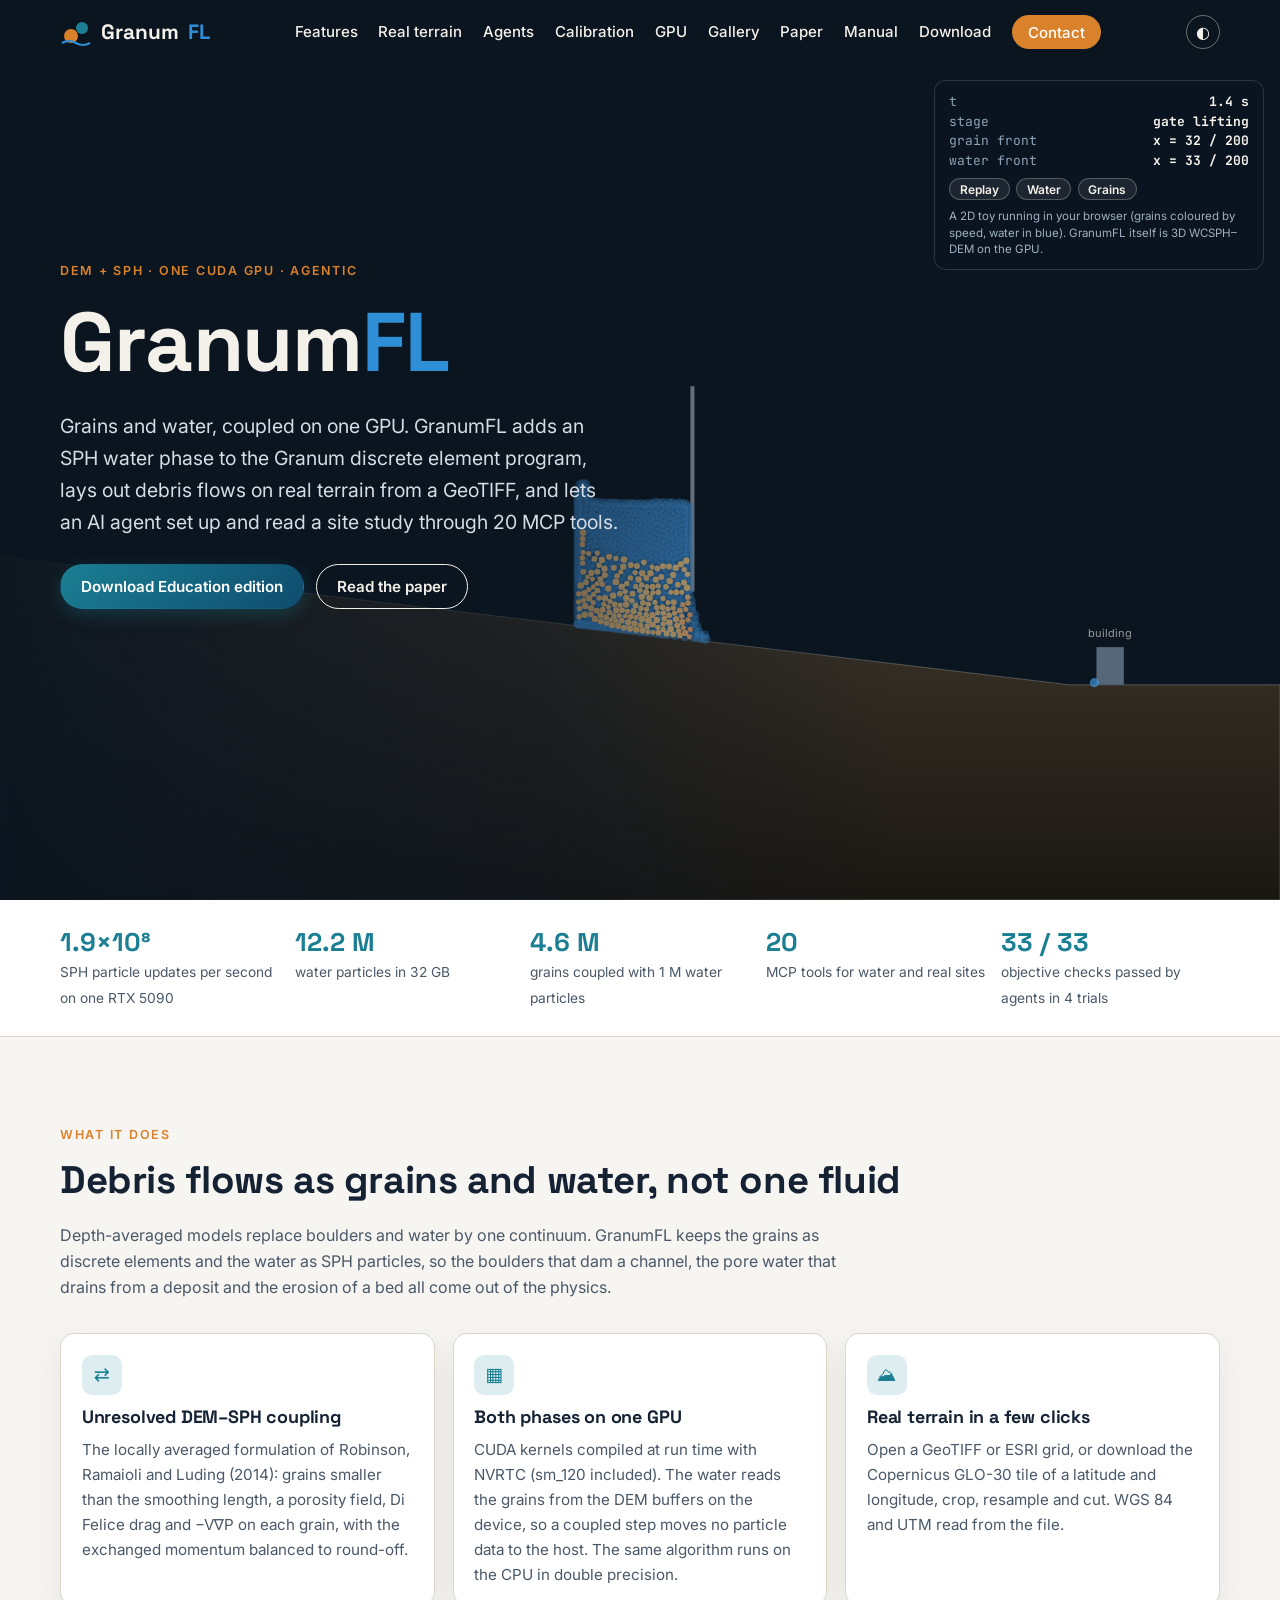
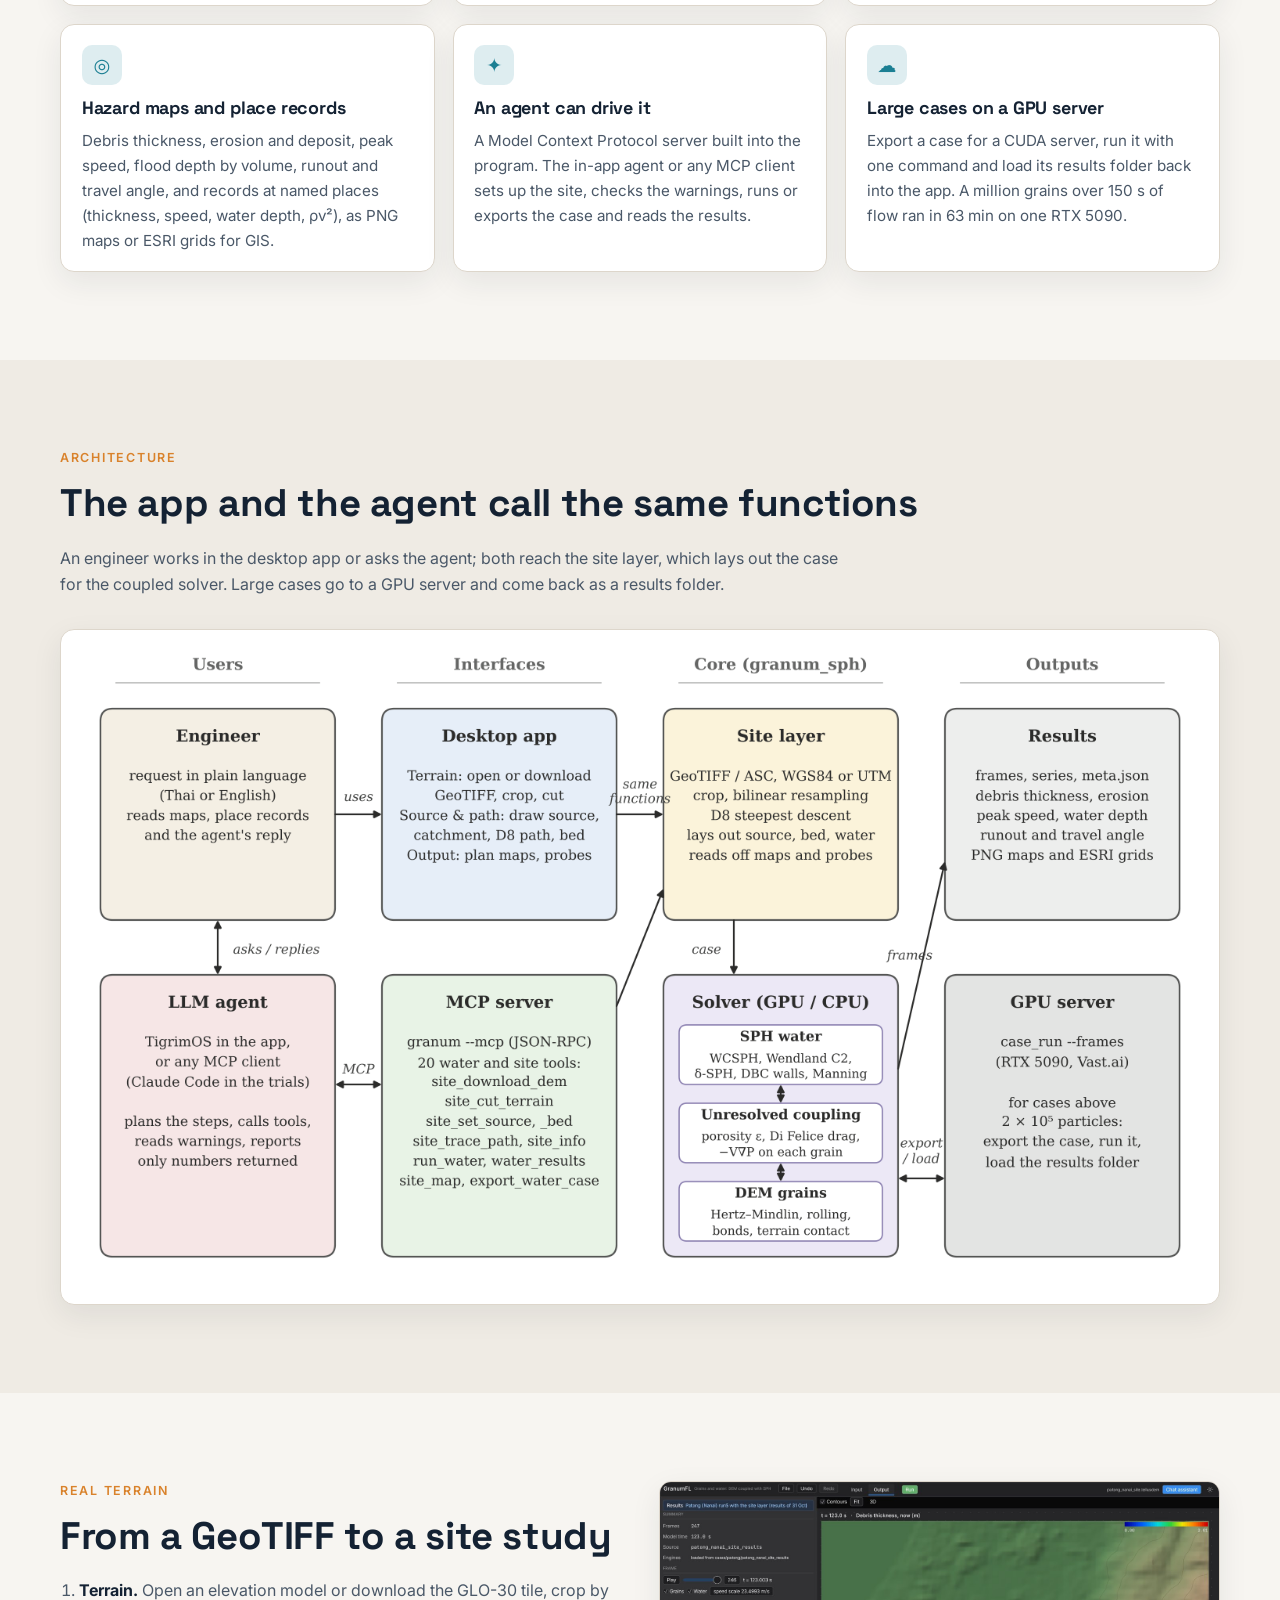
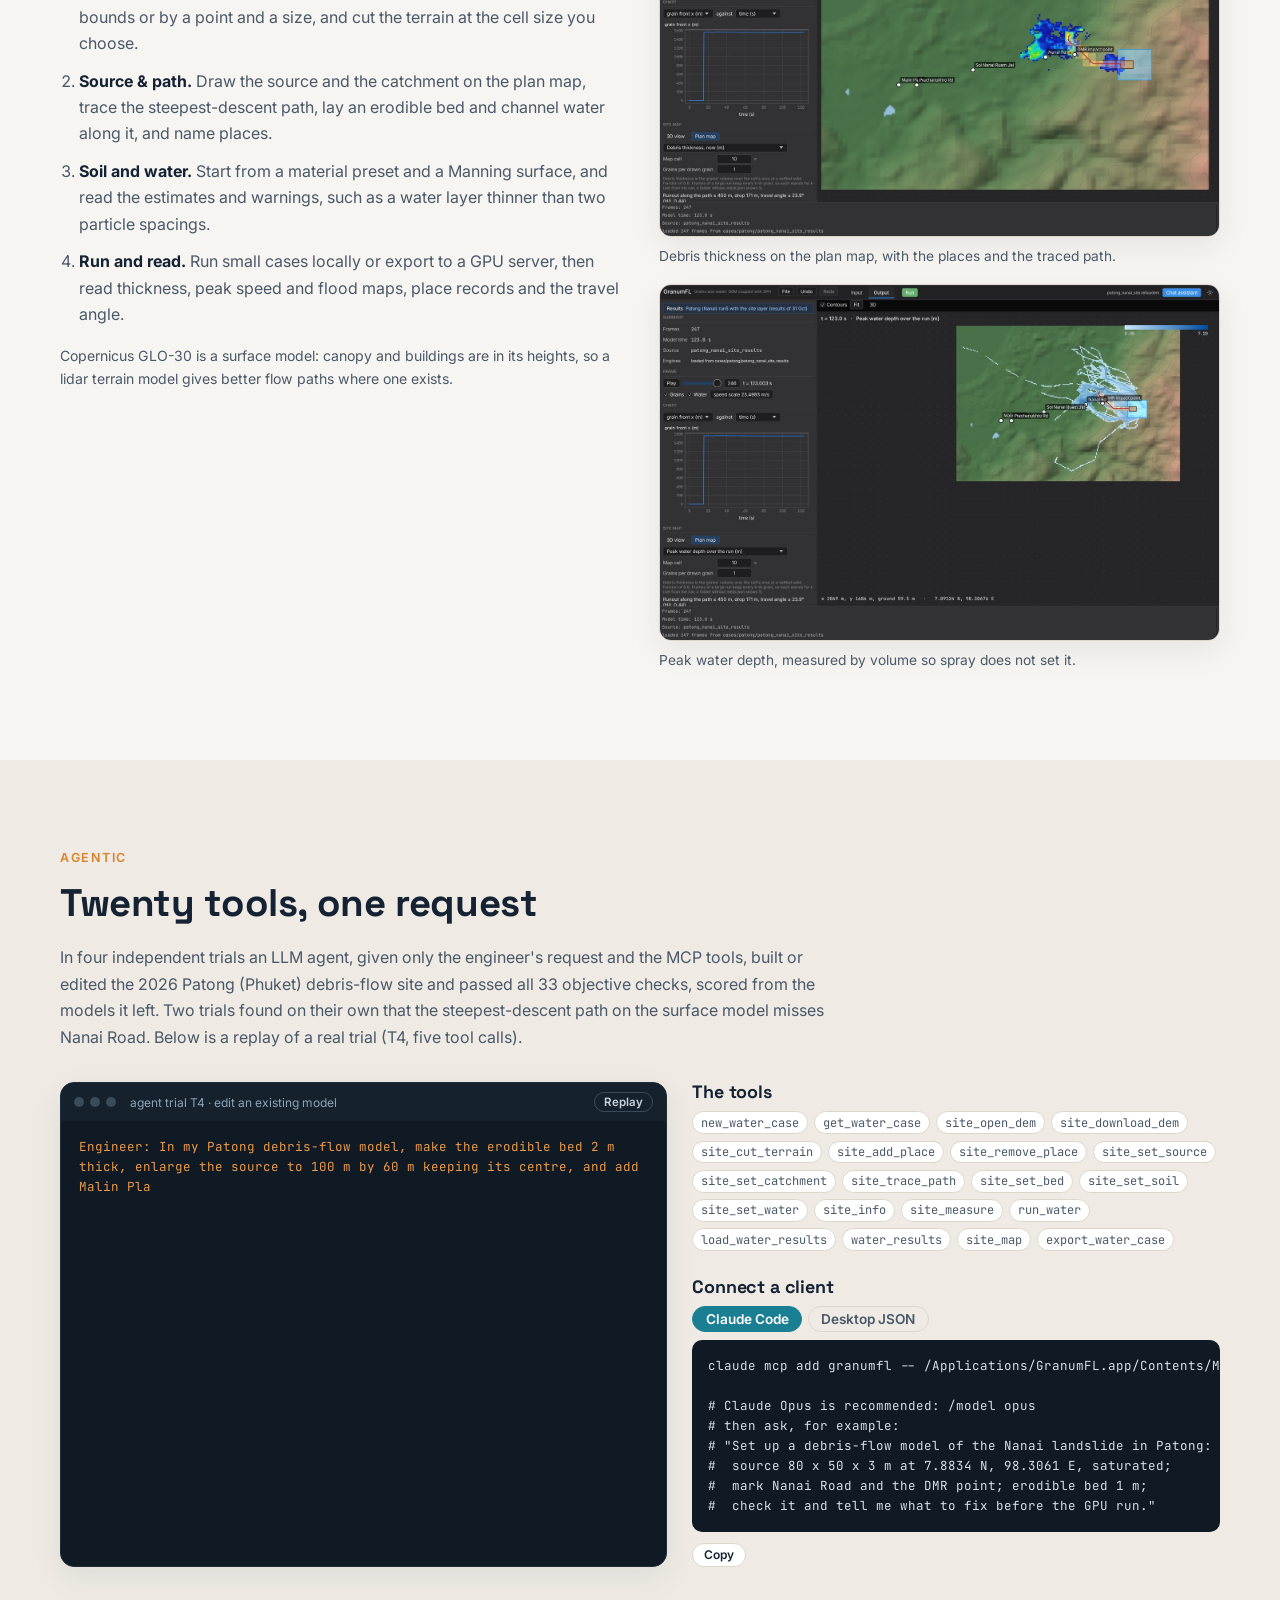
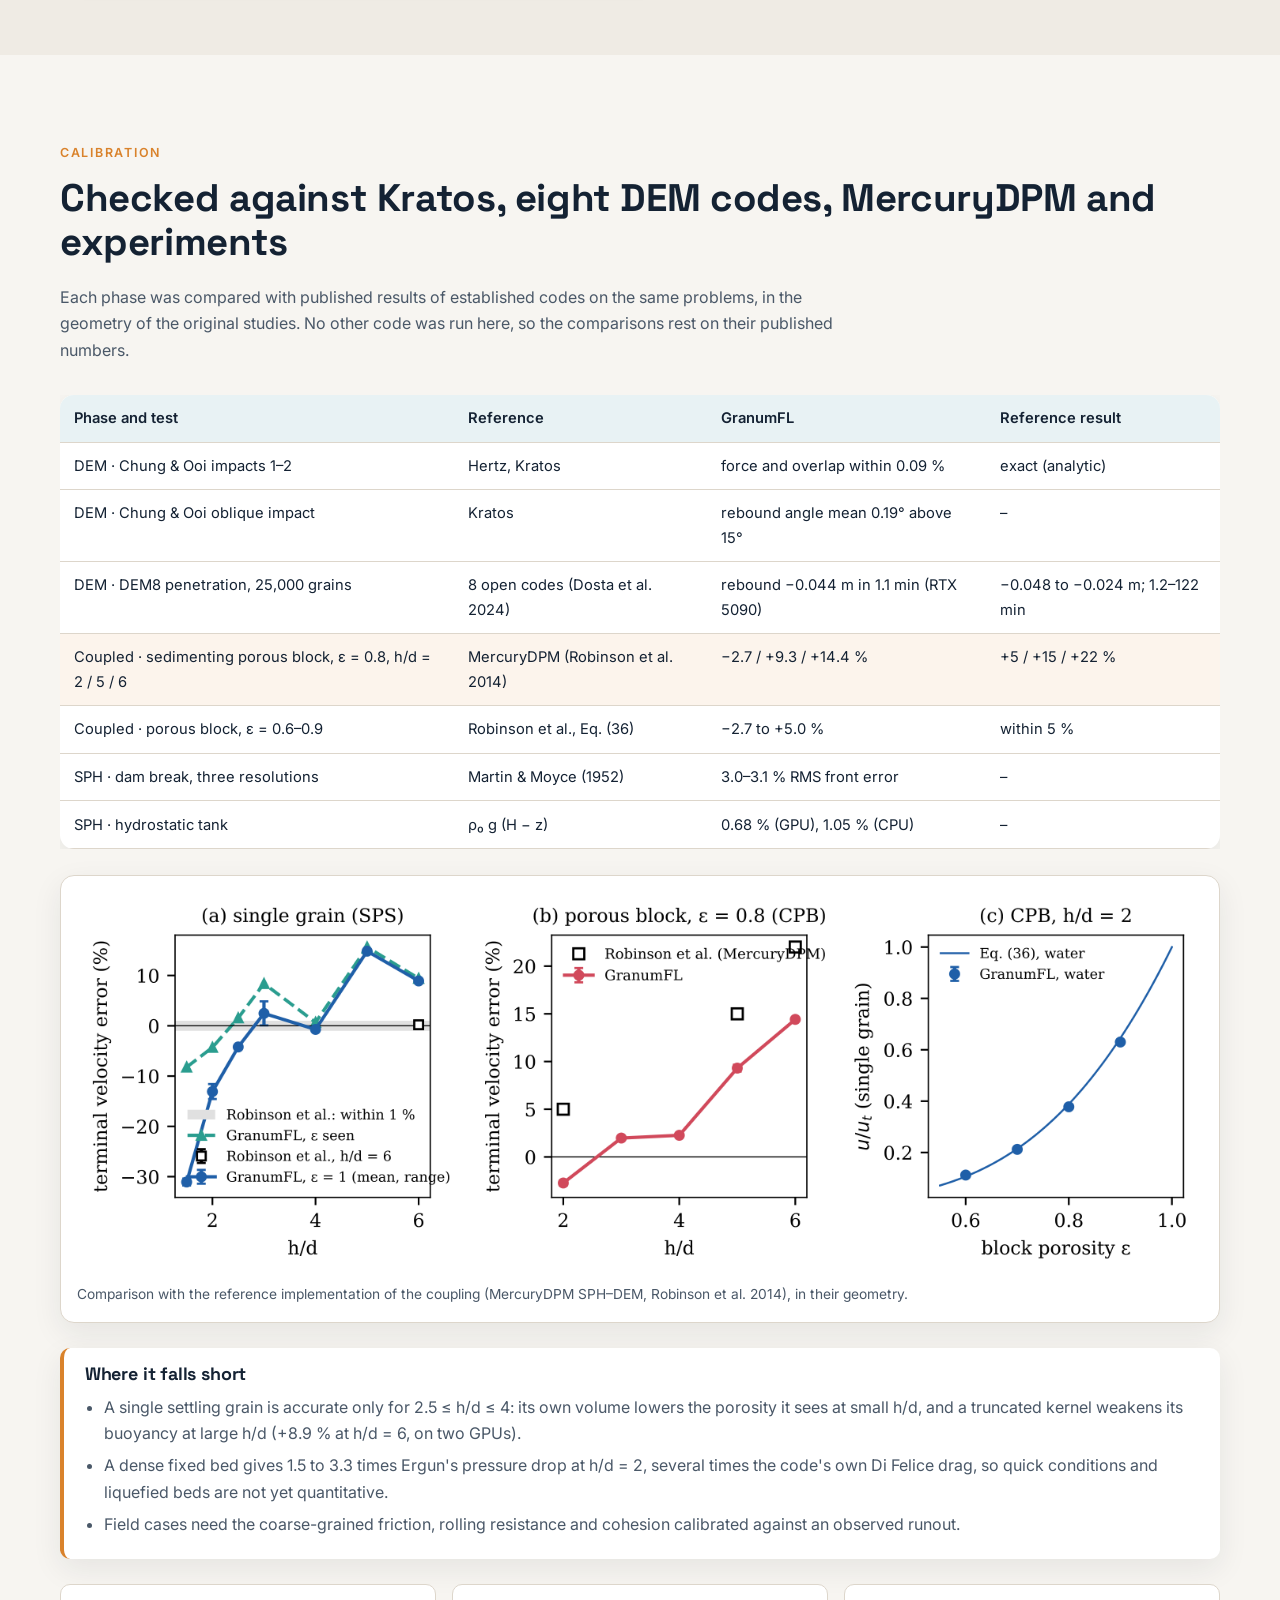
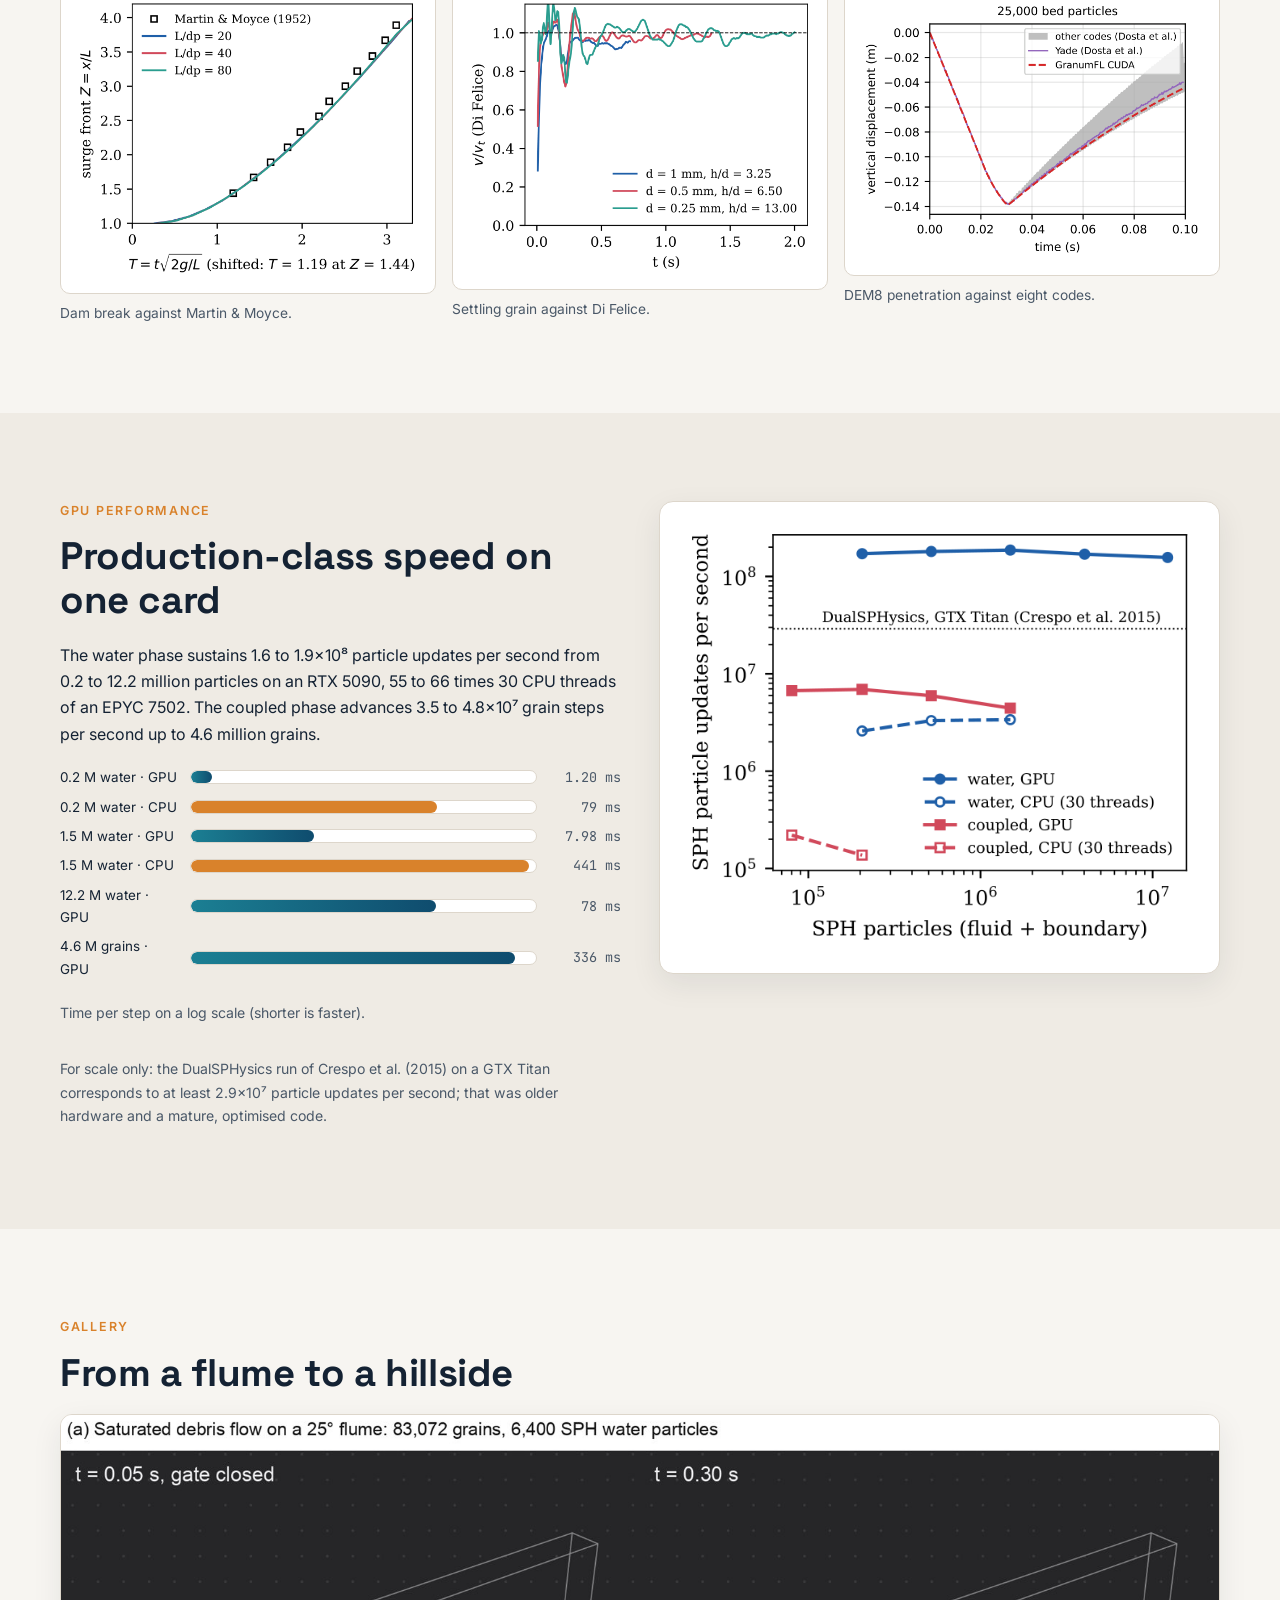
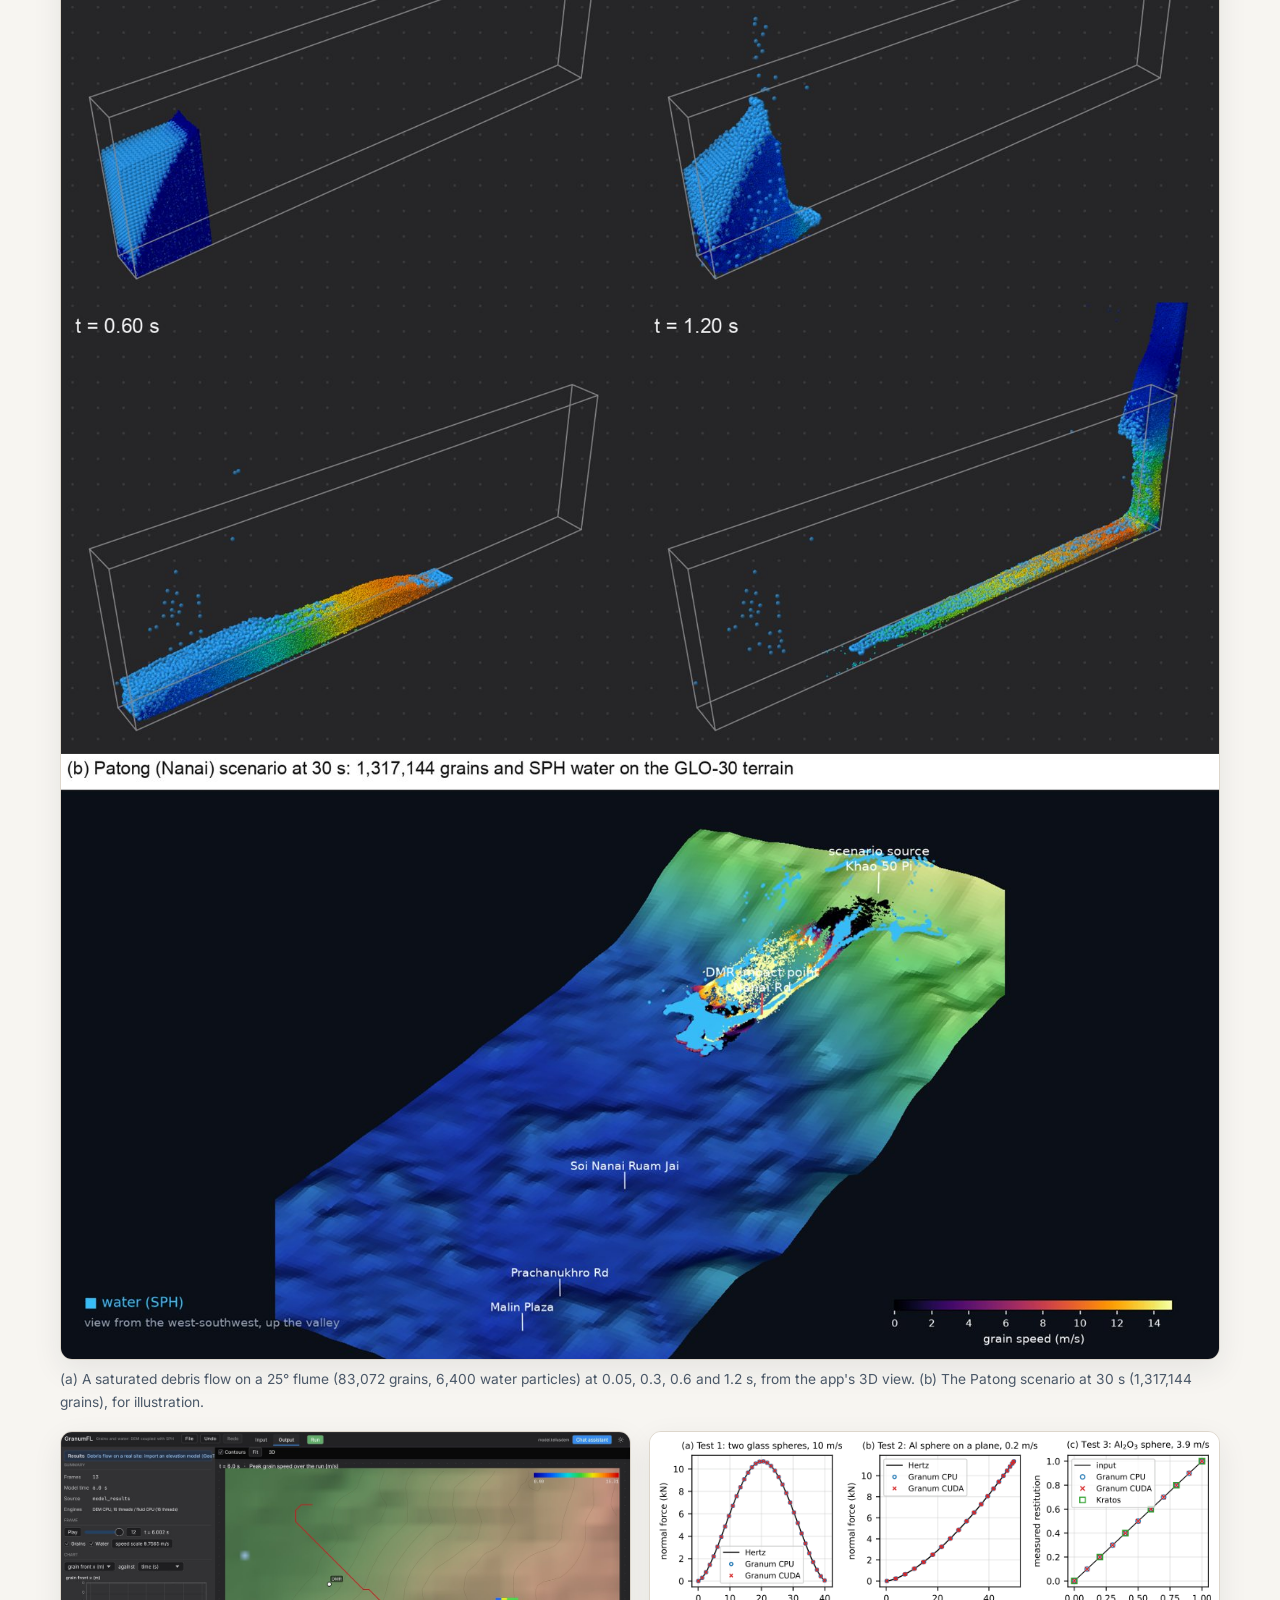
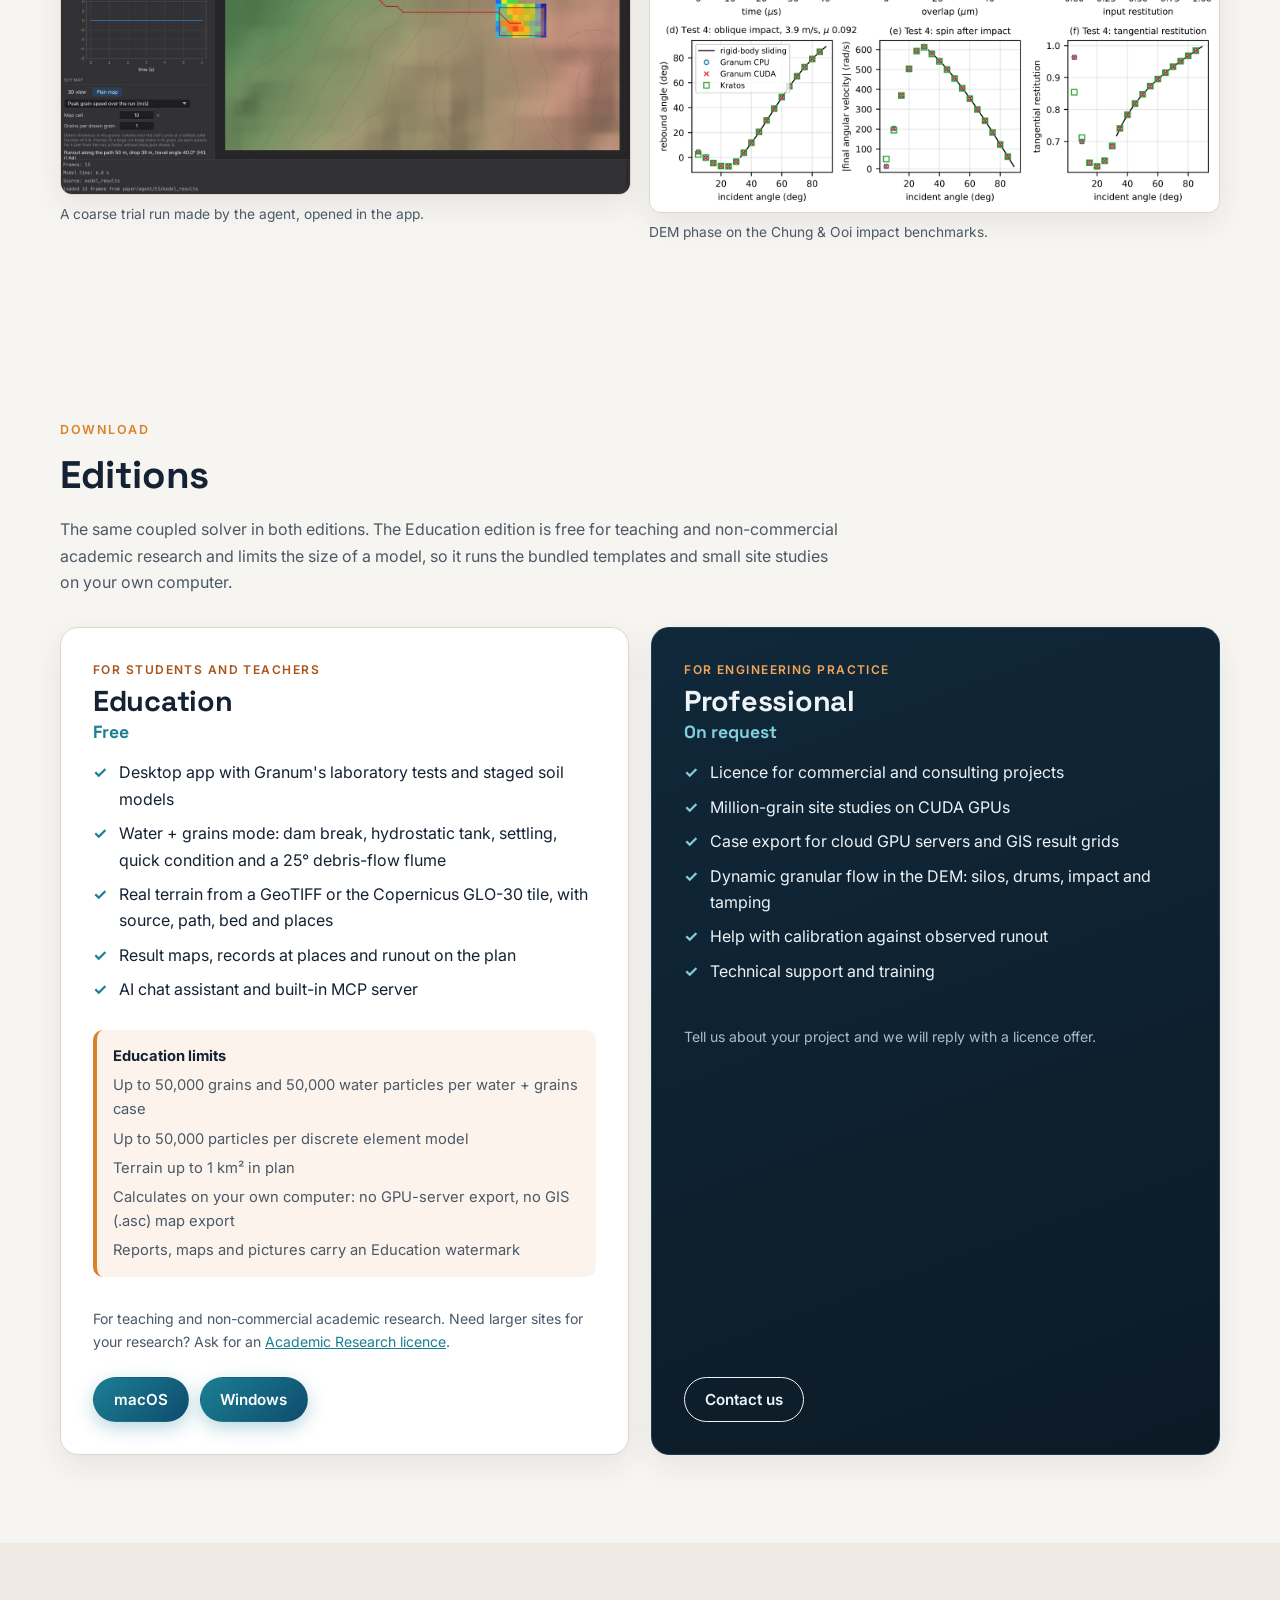
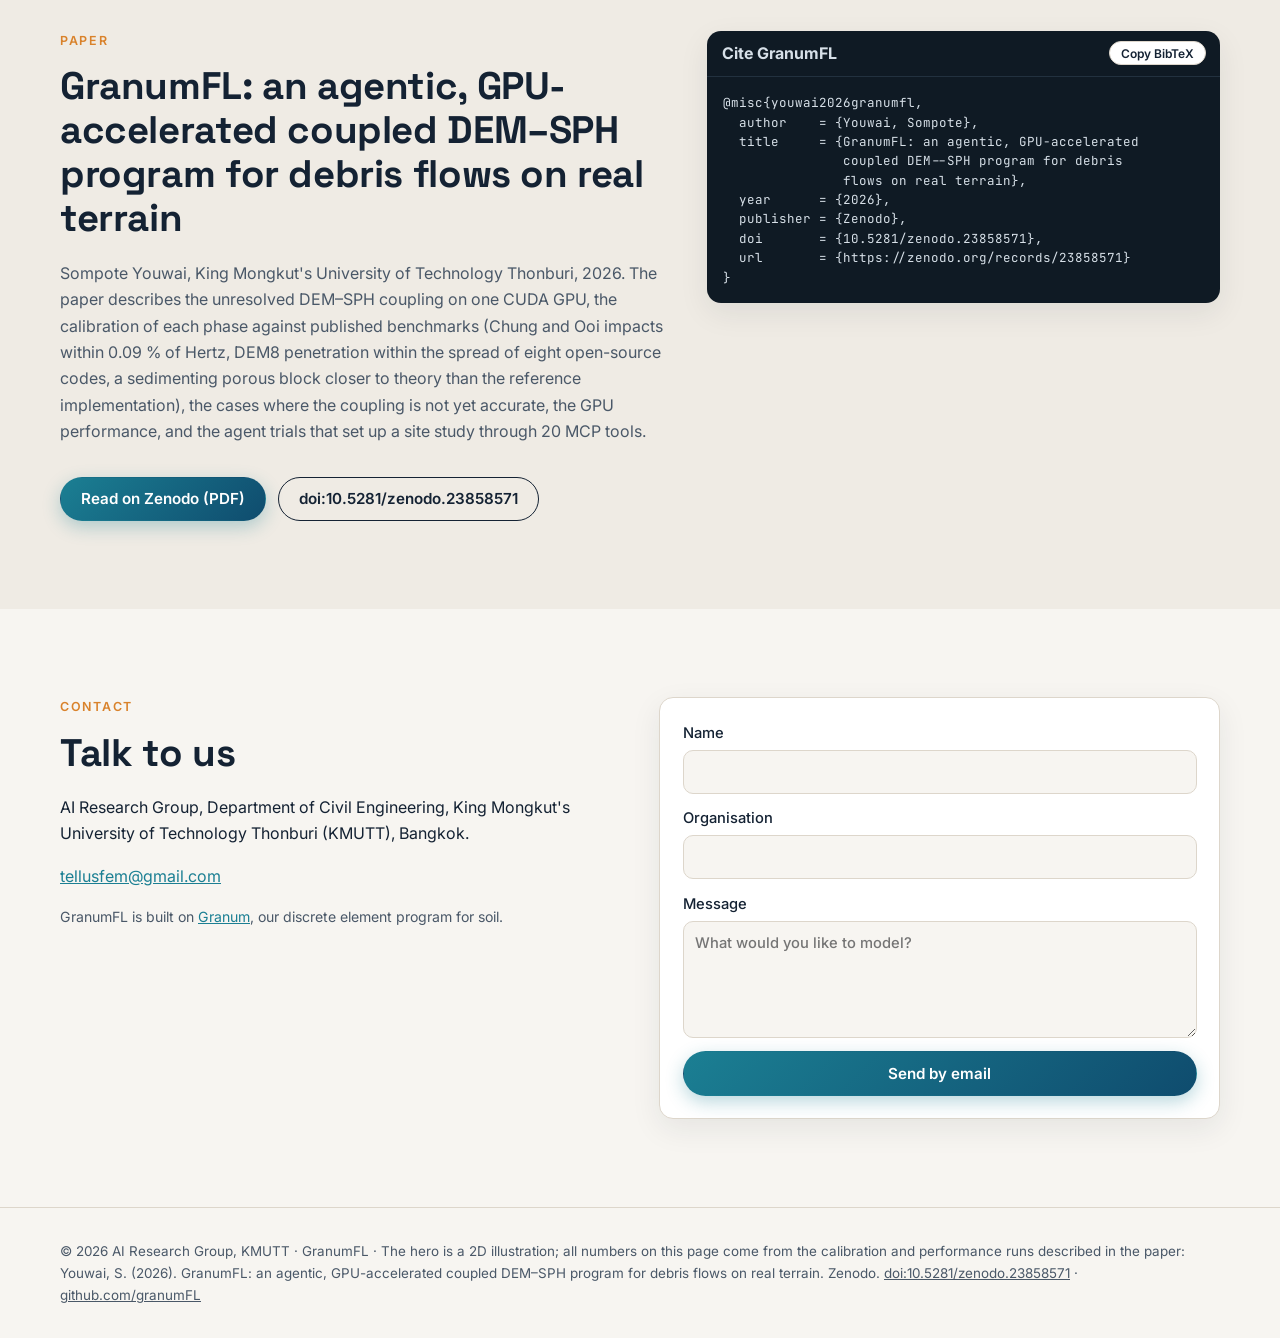
<file: index.html>
<!doctype html>
<html lang="en">
<head>
<meta charset="utf-8">
<meta name="viewport" content="width=device-width, initial-scale=1">
<title>GranumFL: grains and water on one GPU</title>
<meta name="description" content="GranumFL couples DEM grains with SPH water on one CUDA GPU, lays out debris-flow cases on real terrain from a GeoTIFF, and lets an AI agent drive every step through 20 MCP tools.">
<link rel="preconnect" href="https://fonts.googleapis.com">
<link rel="preconnect" href="https://fonts.gstatic.com" crossorigin>
<link href="https://fonts.googleapis.com/css2?family=Inter:wght@400;500;600;700&family=Space+Grotesk:wght@500;700&family=JetBrains+Mono:wght@400;600&display=swap" rel="stylesheet">
<link rel="stylesheet" href="style.css">
<link rel="icon" href="data:image/svg+xml,%3Csvg xmlns='http://www.w3.org/2000/svg' viewBox='0 0 32 32'%3E%3Ccircle cx='11' cy='20' r='7' fill='%23d9822b'/%3E%3Ccircle cx='22' cy='12' r='6' fill='%231b7f93'/%3E%3C/svg%3E">
</head>
<body>

<header class="nav" id="nav">
  <div class="wrap nav-in">
    <a class="brand" href="#top" aria-label="GranumFL home">
      <svg class="mark" viewBox="0 0 32 32" aria-hidden="true"><circle class="m2" cx="11" cy="20" r="7"/><circle class="m1" cx="22" cy="12" r="6"/><path class="m4" d="M2 27 Q 9 23 16 27 T 30 27" fill="none" stroke-width="2.2"/></svg>
      Granum<span class="fl">FL</span>
    </a>
    <nav class="links" aria-label="Main">
      <a href="#features">Features</a>
      <a href="#site">Real terrain</a>
      <a href="#agents">Agents</a>
      <a href="#calibration">Calibration</a>
      <a href="#performance">GPU</a>
      <a href="#gallery">Gallery</a>
      <a href="#paper">Paper</a>
      <a href="manual.html">Manual</a>
      <a href="#editions">Download</a>
      <a class="btn btn-sm" href="#contact">Contact</a>
    </nav>
    <button class="theme" id="theme" aria-label="Switch light or dark theme">◐</button>
  </div>
</header>

<section class="hero" id="top">
  <canvas id="sim" aria-label="Live 2D simulation: a saturated debris column released behind a gate runs down a slope into a box"></canvas>
  <div class="hero-shade"></div>
  <div class="wrap hero-in">
    <p class="eyebrow">DEM + SPH · one CUDA GPU · agentic</p>
    <h1>Granum<span class="fl">FL</span></h1>
    <p class="lead">Grains and water, coupled on one GPU. GranumFL adds an SPH water phase to the Granum discrete element program, lays out debris flows on real terrain from a GeoTIFF, and lets an AI agent set up and read a site study through 20 MCP tools.</p>
    <div class="cta">
      <a class="btn btn-primary" href="#editions">Download Education edition</a>
      <a class="btn btn-ghost" href="#paper">Read the paper</a>
    </div>
  </div>
  <div class="sim-hud" aria-live="off">
    <div><span class="k">t</span> <b id="hud-t">0.0 s</b></div>
    <div><span class="k">stage</span> <b id="hud-stage">gate closed</b></div>
    <div><span class="k">grain front</span> <b id="hud-g">–</b></div>
    <div><span class="k">water front</span> <b id="hud-w">–</b></div>
    <div class="hud-btns"><button id="replay">Replay</button><button id="tog-w" aria-pressed="true">Water</button><button id="tog-g" aria-pressed="true">Grains</button></div>
    <p class="hud-note">A 2D toy running in your browser (grains coloured by speed, water in blue). GranumFL itself is 3D WCSPH–DEM on the GPU.</p>
  </div>
</section>

<section class="stats">
  <div class="wrap stats-in">
    <div><b>1.9×10⁸</b><span>SPH particle updates per second on one RTX 5090</span></div>
    <div><b>12.2 M</b><span>water particles in 32 GB</span></div>
    <div><b>4.6 M</b><span>grains coupled with 1 M water particles</span></div>
    <div><b>20</b><span>MCP tools for water and real sites</span></div>
    <div><b>33 / 33</b><span>objective checks passed by agents in 4 trials</span></div>
  </div>
</section>

<section id="features" class="sec">
  <div class="wrap">
    <p class="eyebrow">What it does</p>
    <h2>Debris flows as grains and water, not one fluid</h2>
    <p class="sub">Depth-averaged models replace boulders and water by one continuum. GranumFL keeps the grains as discrete elements and the water as SPH particles, so the boulders that dam a channel, the pore water that drains from a deposit and the erosion of a bed all come out of the physics.</p>
    <div class="cards">
      <article class="card">
        <div class="ico">⇄</div>
        <h3>Unresolved DEM–SPH coupling</h3>
        <p>The locally averaged formulation of Robinson, Ramaioli and Luding (2014): grains smaller than the smoothing length, a porosity field, Di Felice drag and −V∇P on each grain, with the exchanged momentum balanced to round-off.</p>
      </article>
      <article class="card">
        <div class="ico">▦</div>
        <h3>Both phases on one GPU</h3>
        <p>CUDA kernels compiled at run time with NVRTC (sm_120 included). The water reads the grains from the DEM buffers on the device, so a coupled step moves no particle data to the host. The same algorithm runs on the CPU in double precision.</p>
      </article>
      <article class="card">
        <div class="ico">⛰</div>
        <h3>Real terrain in a few clicks</h3>
        <p>Open a GeoTIFF or ESRI grid, or download the Copernicus GLO-30 tile of a latitude and longitude, crop, resample and cut. WGS 84 and UTM read from the file.</p>
      </article>
      <article class="card">
        <div class="ico">◎</div>
        <h3>Hazard maps and place records</h3>
        <p>Debris thickness, erosion and deposit, peak speed, flood depth by volume, runout and travel angle, and records at named places (thickness, speed, water depth, ρv²), as PNG maps or ESRI grids for GIS.</p>
      </article>
      <article class="card">
        <div class="ico">✦</div>
        <h3>An agent can drive it</h3>
        <p>A Model Context Protocol server built into the program. The in-app agent or any MCP client sets up the site, checks the warnings, runs or exports the case and reads the results.</p>
      </article>
      <article class="card">
        <div class="ico">☁</div>
        <h3>Large cases on a GPU server</h3>
        <p>Export a case for a CUDA server, run it with one command and load its results folder back into the app. A million grains over 150 s of flow ran in 63 min on one RTX 5090.</p>
      </article>
    </div>
  </div>
</section>

<section class="sec alt">
  <div class="wrap">
    <p class="eyebrow">Architecture</p>
    <h2>The app and the agent call the same functions</h2>
    <p class="sub">An engineer works in the desktop app or asks the agent; both reach the site layer, which lays out the case for the coupled solver. Large cases go to a GPU server and come back as a results folder.</p>
    <figure class="fig"><img src="img/fig_arch.png" alt="Architecture: users, interfaces (desktop app, MCP server), core (site layer, solver with SPH water, coupling and DEM grains), outputs (results, GPU server)" loading="lazy"></figure>
  </div>
</section>

<section id="site" class="sec">
  <div class="wrap two">
    <div>
      <p class="eyebrow">Real terrain</p>
      <h2>From a GeoTIFF to a site study</h2>
      <ol class="steps">
        <li><b>Terrain.</b> Open an elevation model or download the GLO-30 tile, crop by bounds or by a point and a size, and cut the terrain at the cell size you choose.</li>
        <li><b>Source &amp; path.</b> Draw the source and the catchment on the plan map, trace the steepest-descent path, lay an erodible bed and channel water along it, and name places.</li>
        <li><b>Soil and water.</b> Start from a material preset and a Manning surface, and read the estimates and warnings, such as a water layer thinner than two particle spacings.</li>
        <li><b>Run and read.</b> Run small cases locally or export to a GPU server, then read thickness, peak speed and flood maps, place records and the travel angle.</li>
      </ol>
      <p class="small">Copernicus GLO-30 is a surface model: canopy and buildings are in its heights, so a lidar terrain model gives better flow paths where one exists.</p>
    </div>
    <div class="shots">
      <figure><img src="img/app_debris_map.jpg" alt="GranumFL Output: plan map of debris thickness over shaded terrain with named places and the traced flow path" loading="lazy"><figcaption>Debris thickness on the plan map, with the places and the traced path.</figcaption></figure>
      <figure><img src="img/app_water_map.jpg" alt="GranumFL Output: plan map of peak water depth by volume" loading="lazy"><figcaption>Peak water depth, measured by volume so spray does not set it.</figcaption></figure>
    </div>
  </div>
</section>

<section id="agents" class="sec alt agents">
  <div class="wrap">
    <p class="eyebrow">Agentic</p>
    <h2>Twenty tools, one request</h2>
    <p class="sub">In four independent trials an LLM agent, given only the engineer's request and the MCP tools, built or edited the 2026 Patong (Phuket) debris-flow site and passed all 33 objective checks, scored from the models it left. Two trials found on their own that the steepest-descent path on the surface model misses Nanai Road. Below is a replay of a real trial (T4, five tool calls).</p>
    <div class="agent-grid">
      <div class="term" aria-label="Replay of agent trial T4">
        <div class="term-bar"><span></span><span></span><span></span><em>agent trial T4 · edit an existing model</em><button id="replay-agent">Replay</button></div>
        <pre id="agent-log"></pre>
      </div>
      <div>
        <h3>The tools</h3>
        <div class="chips" id="chips"></div>
        <h3 class="mt">Connect a client</h3>
        <div class="tabs" role="tablist">
          <button role="tab" aria-selected="true" data-tab="cc">Claude Code</button>
          <button role="tab" aria-selected="false" data-tab="json">Desktop JSON</button>
        </div>
        <pre class="code" id="snippet"></pre>
        <button class="copy" id="copy">Copy</button>
      </div>
    </div>
  </div>
</section>

<section id="calibration" class="sec">
  <div class="wrap">
    <p class="eyebrow">Calibration</p>
    <h2>Checked against Kratos, eight DEM codes, MercuryDPM and experiments</h2>
    <p class="sub">Each phase was compared with published results of established codes on the same problems, in the geometry of the original studies. No other code was run here, so the comparisons rest on their published numbers.</p>
    <div class="table-wrap">
      <table class="cal">
        <thead><tr><th>Phase and test</th><th>Reference</th><th>GranumFL</th><th>Reference result</th></tr></thead>
        <tbody>
          <tr><td>DEM · Chung &amp; Ooi impacts 1–2</td><td>Hertz, Kratos</td><td>force and overlap within 0.09 %</td><td>exact (analytic)</td></tr>
          <tr><td>DEM · Chung &amp; Ooi oblique impact</td><td>Kratos</td><td>rebound angle mean 0.19° above 15°</td><td>–</td></tr>
          <tr><td>DEM · DEM8 penetration, 25,000 grains</td><td>8 open codes (Dosta et al. 2024)</td><td>rebound −0.044 m in 1.1 min (RTX 5090)</td><td>−0.048 to −0.024 m; 1.2–122 min</td></tr>
          <tr class="hl"><td>Coupled · sedimenting porous block, ε = 0.8, h/d = 2 / 5 / 6</td><td>MercuryDPM (Robinson et al. 2014)</td><td>−2.7 / +9.3 / +14.4 %</td><td>+5 / +15 / +22 %</td></tr>
          <tr><td>Coupled · porous block, ε = 0.6–0.9</td><td>Robinson et al., Eq. (36)</td><td>−2.7 to +5.0 %</td><td>within 5 %</td></tr>
          <tr><td>SPH · dam break, three resolutions</td><td>Martin &amp; Moyce (1952)</td><td>3.0–3.1 % RMS front error</td><td>–</td></tr>
          <tr><td>SPH · hydrostatic tank</td><td>ρ₀ g (H − z)</td><td>0.68 % (GPU), 1.05 % (CPU)</td><td>–</td></tr>
        </tbody>
      </table>
    </div>
    <figure class="fig"><img src="img/fig_robinson.png" alt="Comparison with the MercuryDPM SPH-DEM of Robinson et al. 2014: single grain error, porous block error against h/d, block velocity against porosity" loading="lazy"><figcaption>Comparison with the reference implementation of the coupling (MercuryDPM SPH–DEM, Robinson et al. 2014), in their geometry.</figcaption></figure>
    <div class="honest">
      <h3>Where it falls short</h3>
      <ul>
        <li>A single settling grain is accurate only for 2.5 ≤ h/d ≤ 4: its own volume lowers the porosity it sees at small h/d, and a truncated kernel weakens its buoyancy at large h/d (+8.9 % at h/d = 6, on two GPUs).</li>
        <li>A dense fixed bed gives 1.5 to 3.3 times Ergun's pressure drop at h/d = 2, several times the code's own Di Felice drag, so quick conditions and liquefied beds are not yet quantitative.</li>
        <li>Field cases need the coarse-grained friction, rolling resistance and cohesion calibrated against an observed runout.</li>
      </ul>
    </div>
    <div class="figs3">
      <figure><img src="img/fig_dambreak.png" alt="Dam break surge front against Martin and Moyce" loading="lazy"><figcaption>Dam break against Martin &amp; Moyce.</figcaption></figure>
      <figure><img src="img/fig_settling.png" alt="Settling grain against Di Felice terminal velocity" loading="lazy"><figcaption>Settling grain against Di Felice.</figcaption></figure>
      <figure><img src="img/fig_penetration.png" alt="DEM8 penetration against eight open-source codes" loading="lazy"><figcaption>DEM8 penetration against eight codes.</figcaption></figure>
    </div>
  </div>
</section>

<section id="performance" class="sec alt">
  <div class="wrap two">
    <div>
      <p class="eyebrow">GPU performance</p>
      <h2>Production-class speed on one card</h2>
      <p>The water phase sustains 1.6 to 1.9×10⁸ particle updates per second from 0.2 to 12.2 million particles on an RTX 5090, 55 to 66 times 30 CPU threads of an EPYC 7502. The coupled phase advances 3.5 to 4.8×10⁷ grain steps per second up to 4.6 million grains.</p>
      <div class="bars" id="bars" aria-label="Time per step on GPU and CPU"></div>
      <p class="small">For scale only: the DualSPHysics run of Crespo et al. (2015) on a GTX Titan corresponds to at least 2.9×10⁷ particle updates per second; that was older hardware and a mature, optimised code.</p>
    </div>
    <figure class="fig"><img src="img/fig_perf_thr.png" alt="Throughput in particle updates per second against particle count, GPU and CPU" loading="lazy"></figure>
  </div>
</section>

<section id="gallery" class="sec">
  <div class="wrap">
    <p class="eyebrow">Gallery</p>
    <h2>From a flume to a hillside</h2>
    <div class="gallery">
      <figure class="wide"><img src="img/render_flume_patong.jpg" alt="Renders: a saturated debris flow on a 25 degree flume at four times, and the Patong scenario at 30 s" loading="lazy"><figcaption>(a) A saturated debris flow on a 25° flume (83,072 grains, 6,400 water particles) at 0.05, 0.3, 0.6 and 1.2 s, from the app's 3D view. (b) The Patong scenario at 30 s (1,317,144 grains), for illustration.</figcaption></figure>
      <figure><img src="img/app_agent_result.jpg" alt="The app showing a coarse trial run made by the agent: peak grain speed map" loading="lazy"><figcaption>A coarse trial run made by the agent, opened in the app.</figcaption></figure>
      <figure><img src="img/fig_chung_ooi.png" alt="Chung and Ooi impact benchmarks against Hertz and Kratos" loading="lazy"><figcaption>DEM phase on the Chung &amp; Ooi impact benchmarks.</figcaption></figure>
    </div>
  </div>
</section>

<section id="editions" class="sec">
  <div class="wrap">
    <p class="eyebrow">Download</p>
    <h2>Editions</h2>
    <p class="sub">The same coupled solver in both editions. The Education edition is free for teaching and non-commercial academic research and limits the size of a model, so it runs the bundled templates and small site studies on your own computer.</p>
    <div class="editions">
      <article class="ed">
        <p class="tag">For students and teachers</p>
        <h3>Education</h3>
        <p class="price">Free</p>
        <ul class="ticks">
          <li>Desktop app with Granum's laboratory tests and staged soil models</li>
          <li>Water + grains mode: dam break, hydrostatic tank, settling, quick condition and a 25° debris-flow flume</li>
          <li>Real terrain from a GeoTIFF or the Copernicus GLO-30 tile, with source, path, bed and places</li>
          <li>Result maps, records at places and runout on the plan</li>
          <li>AI chat assistant and built-in MCP server</li>
        </ul>
        <div class="limits">
          <b>Education limits</b>
          <span>Up to 50,000 grains and 50,000 water particles per water + grains case</span>
          <span>Up to 50,000 particles per discrete element model</span>
          <span>Terrain up to 1 km² in plan</span>
          <span>Calculates on your own computer: no GPU-server export, no GIS (.asc) map export</span>
          <span>Reports, maps and pictures carry an Education watermark</span>
        </div>
        <p class="fine">For teaching and non-commercial academic research. Need larger sites for your research? Ask for an <a href="#contact" data-topic="Academic Research licence">Academic Research licence</a>.</p>
        <div class="dl">
          <button class="btn btn-primary" data-os="macos">macOS</button>
          <button class="btn btn-primary" data-os="windows">Windows</button>
        </div>
      </article>
      <article class="ed pro">
        <p class="tag">For engineering practice</p>
        <h3>Professional</h3>
        <p class="price">On request</p>
        <ul class="ticks">
          <li>Licence for commercial and consulting projects</li>
          <li>Million-grain site studies on CUDA GPUs</li>
          <li>Case export for cloud GPU servers and GIS result grids</li>
          <li>Dynamic granular flow in the DEM: silos, drums, impact and tamping</li>
          <li>Help with calibration against observed runout</li>
          <li>Technical support and training</li>
        </ul>
        <p class="fine">Tell us about your project and we will reply with a licence offer.</p>
        <div class="dl"><a class="btn btn-ghost" href="#contact" data-topic="Professional licence">Contact us</a></div>
      </article>
    </div>
  </div>
</section>

<section id="paper" class="sec alt">
  <div class="wrap paper">
    <div>
      <p class="eyebrow">Paper</p>
      <h2>GranumFL: an agentic, GPU-accelerated coupled DEM–SPH program for debris flows on real terrain</h2>
      <p class="sub">Sompote Youwai, King Mongkut's University of Technology Thonburi, 2026. The paper describes the unresolved DEM–SPH coupling on one CUDA GPU, the calibration of each phase against published benchmarks (Chung and Ooi impacts within 0.09 % of Hertz, DEM8 penetration within the spread of eight open-source codes, a sedimenting porous block closer to theory than the reference implementation), the cases where the coupling is not yet accurate, the GPU performance, and the agent trials that set up a site study through 20 MCP tools.</p>
      <div class="cta">
        <a class="btn btn-primary" href="https://zenodo.org/records/23858571" target="_blank" rel="noopener">Read on Zenodo (PDF)</a>
        <a class="btn btn-ghost" href="https://doi.org/10.5281/zenodo.23858571" target="_blank" rel="noopener">doi:10.5281/zenodo.23858571</a>
      </div>
    </div>
    <div class="cite">
      <div class="cite-head"><b>Cite GranumFL</b><button class="copy" id="copyCite">Copy BibTeX</button></div>
<pre id="bibtex">@misc{youwai2026granumfl,
  author    = {Youwai, Sompote},
  title     = {GranumFL: an agentic, GPU-accelerated
               coupled DEM--SPH program for debris
               flows on real terrain},
  year      = {2026},
  publisher = {Zenodo},
  doi       = {10.5281/zenodo.23858571},
  url       = {https://zenodo.org/records/23858571}
}</pre>
    </div>
  </div>
</section>

<section id="contact" class="sec">
  <div class="wrap two">
    <div>
      <p class="eyebrow">Contact</p>
      <h2>Talk to us</h2>
      <p>AI Research Group, Department of Civil Engineering, King Mongkut's University of Technology Thonburi (KMUTT), Bangkok.</p>
      <p><a href="mailto:tellusfem@gmail.com">tellusfem@gmail.com</a></p>
      <p class="small">GranumFL is built on <a href="https://granumdem.github.io">Granum</a>, our discrete element program for soil.</p>
    </div>
    <form class="form" id="form">
      <label>Name <input name="name" required></label>
      <label>Organisation <input name="org"></label>
      <label>Message <textarea name="msg" rows="4" required placeholder="What would you like to model?"></textarea></label>
      <button class="btn btn-primary" type="submit">Send by email</button>
    </form>
  </div>
</section>

<footer class="foot">
  <div class="wrap">© 2026 AI Research Group, KMUTT · GranumFL · The hero is a 2D illustration; all numbers on this page come from the calibration and performance runs described in the paper: Youwai, S. (2026). GranumFL: an agentic, GPU-accelerated coupled DEM–SPH program for debris flows on real terrain. Zenodo. <a href="https://doi.org/10.5281/zenodo.23858571" target="_blank" rel="noopener">doi:10.5281/zenodo.23858571</a> · <a href="https://github.com/granumFL" target="_blank" rel="noopener">github.com/granumFL</a></div>
</footer>

<dialog id="dlg">
  <form method="dialog" class="dlg-in">
    <h3>GranumFL Education edition</h3>
    <p id="dlgOs" class="small"></p>
    <label class="check"><input type="checkbox" id="agree"> I will use GranumFL for teaching or non-commercial academic research only.</label>
    <div class="dlg-act">
      <button class="btn btn-ghost" value="cancel">Cancel</button>
      <a class="btn btn-primary disabled" id="dlgGo" href="#" aria-disabled="true">Download</a>
    </div>
    <p class="small dlg-meta"><a href="LICENSE-EDUCATION.txt" target="_blank">Licence</a> · <a href="README-EDUCATION.txt" target="_blank">Quick start</a> · <a href="https://github.com/granumFL/granumFL.github.io/releases/latest" target="_blank" rel="noopener">All releases and checksums</a></p>
    <p class="small" id="dlgMissing" hidden>This build is not online yet. <a href="#contact" id="dlgAsk">Ask us for a copy.</a></p>
  </form>
</dialog>

<script src="downloads/config.js"></script>
<script src="sim.js"></script>
<script src="app.js"></script>
</body>
</html>
</file>
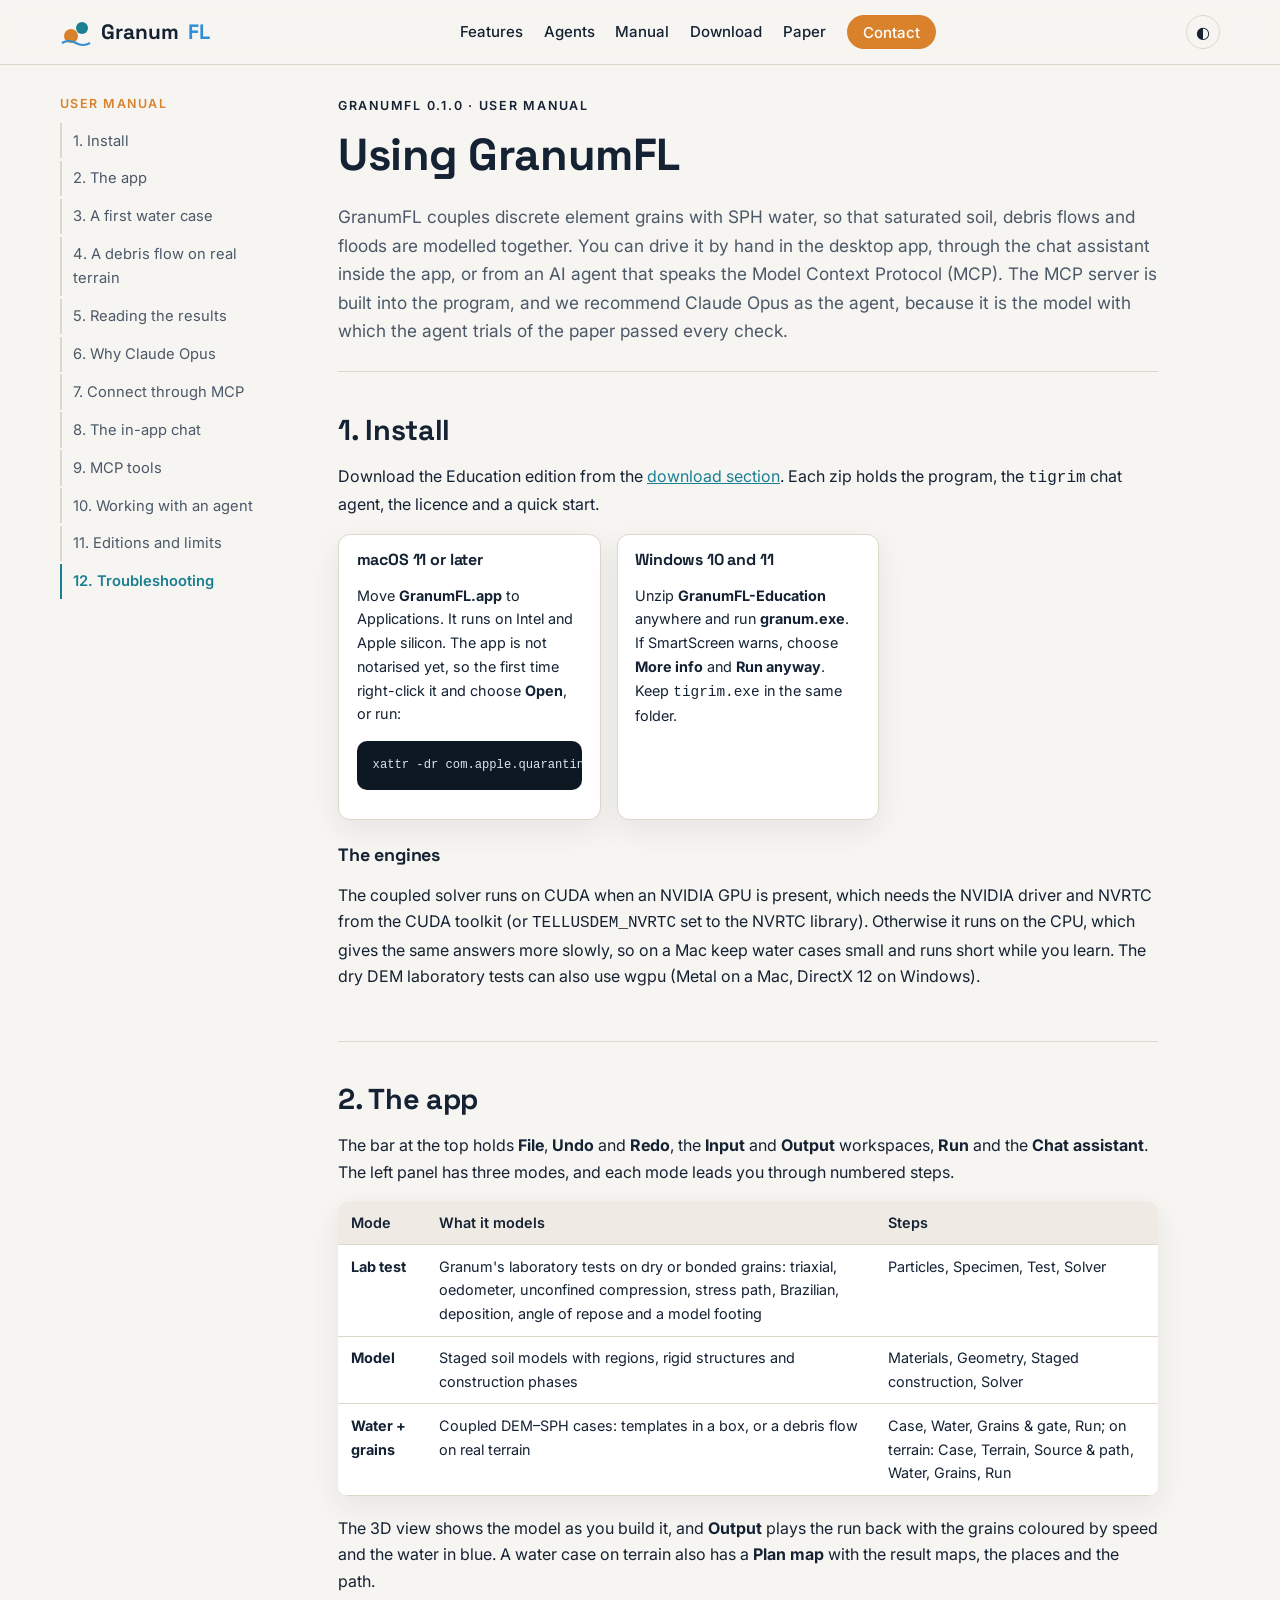
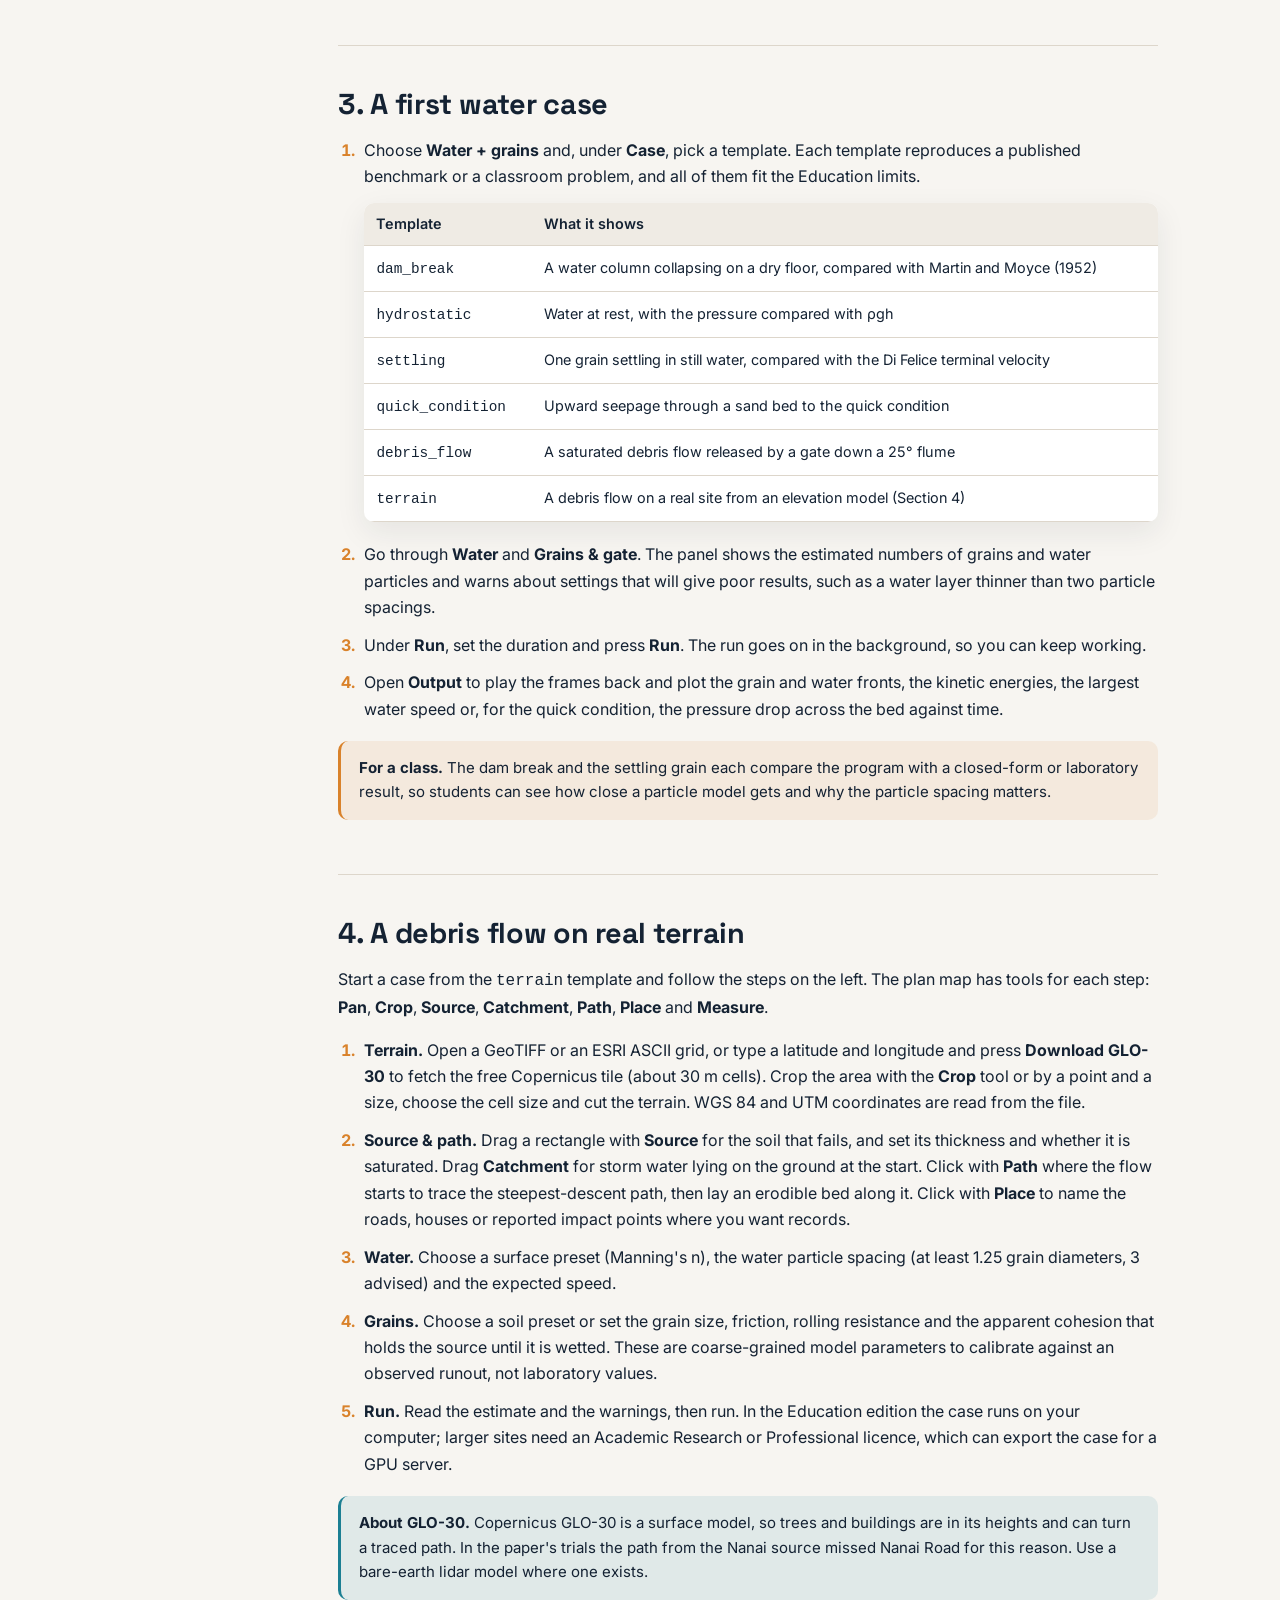
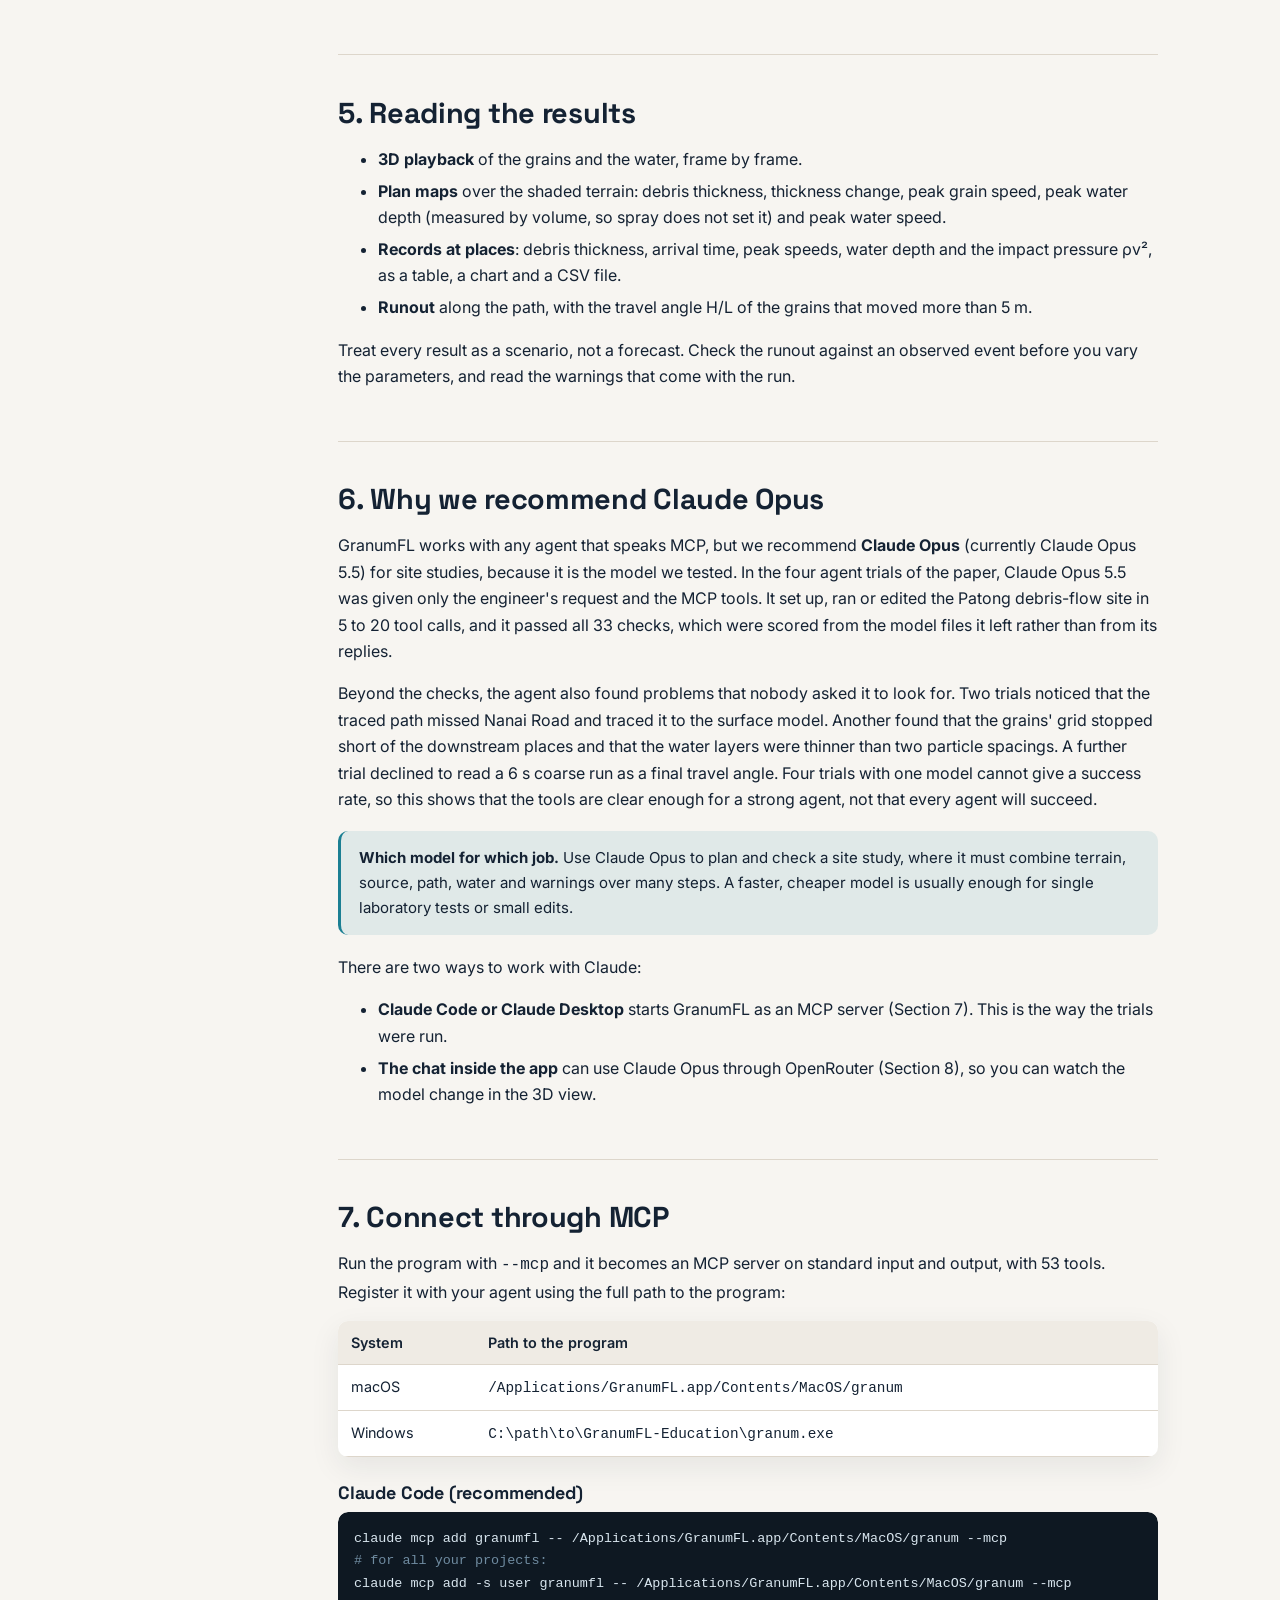
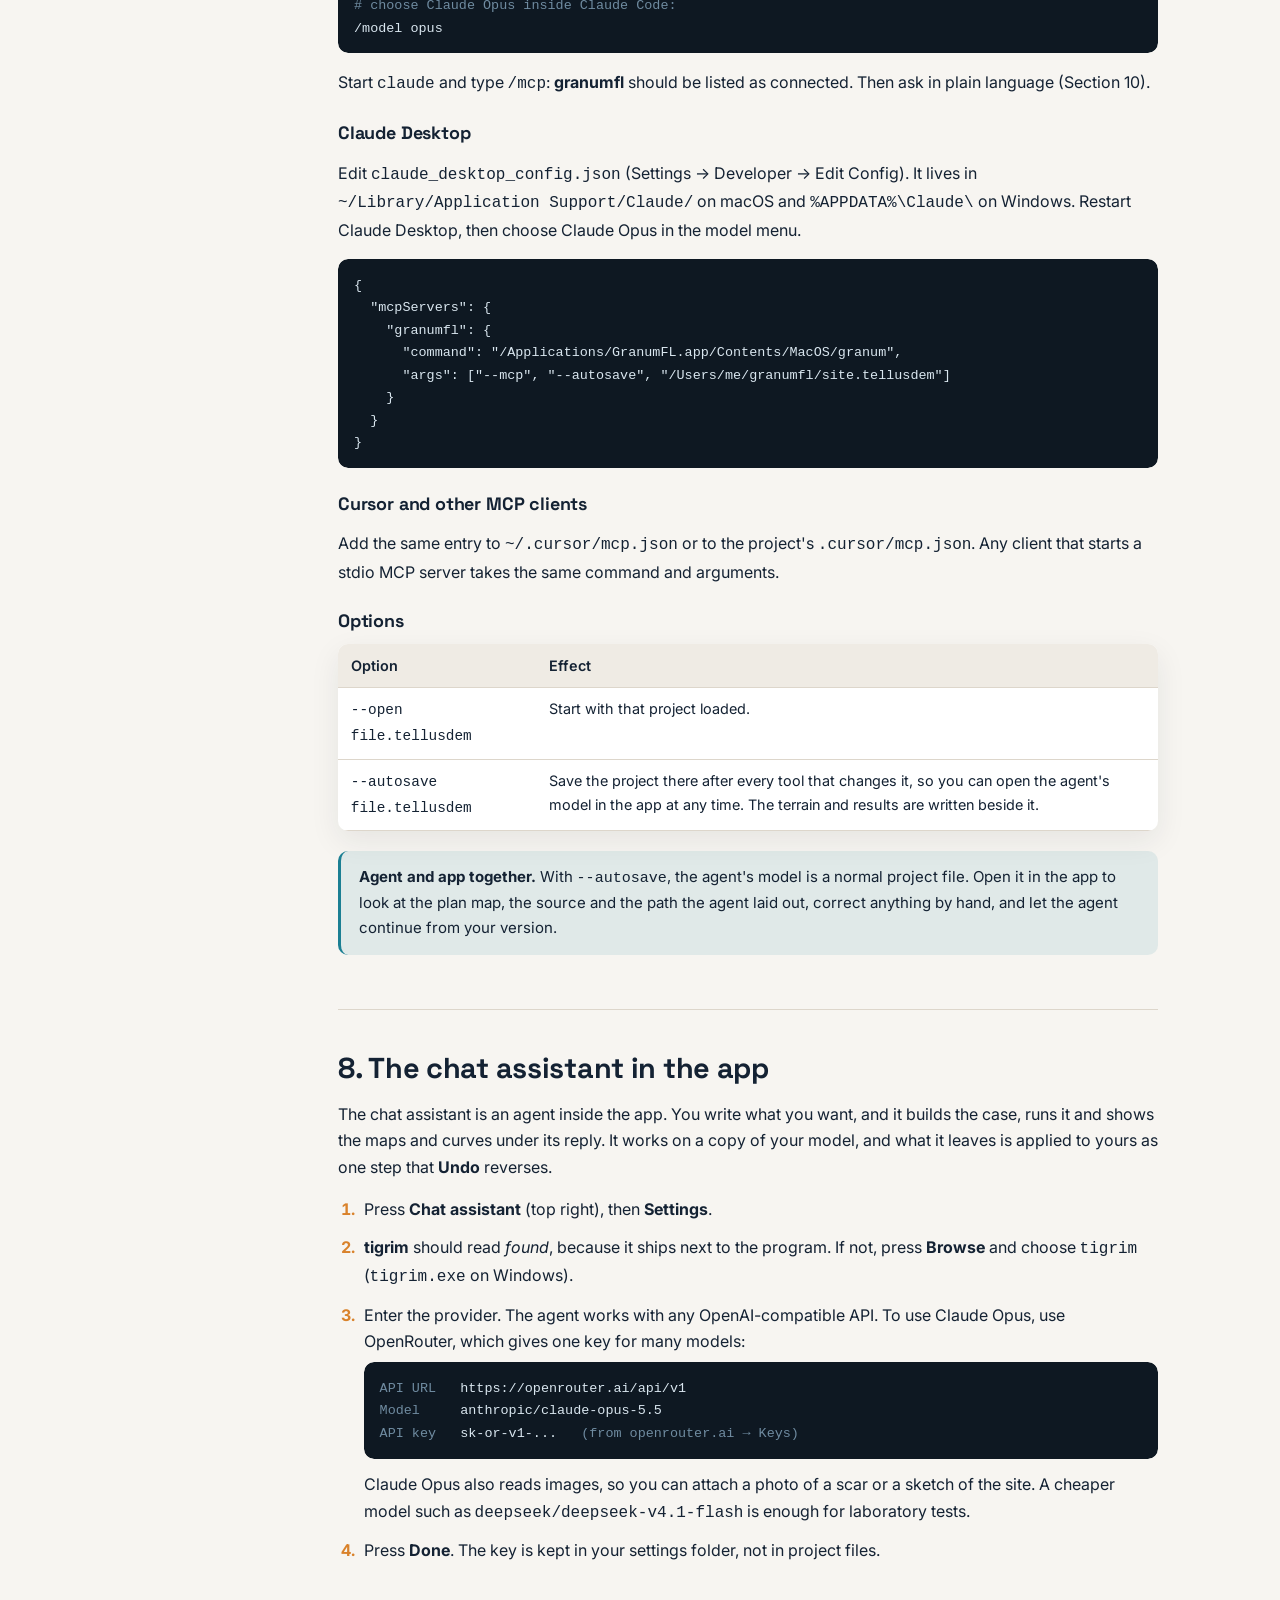
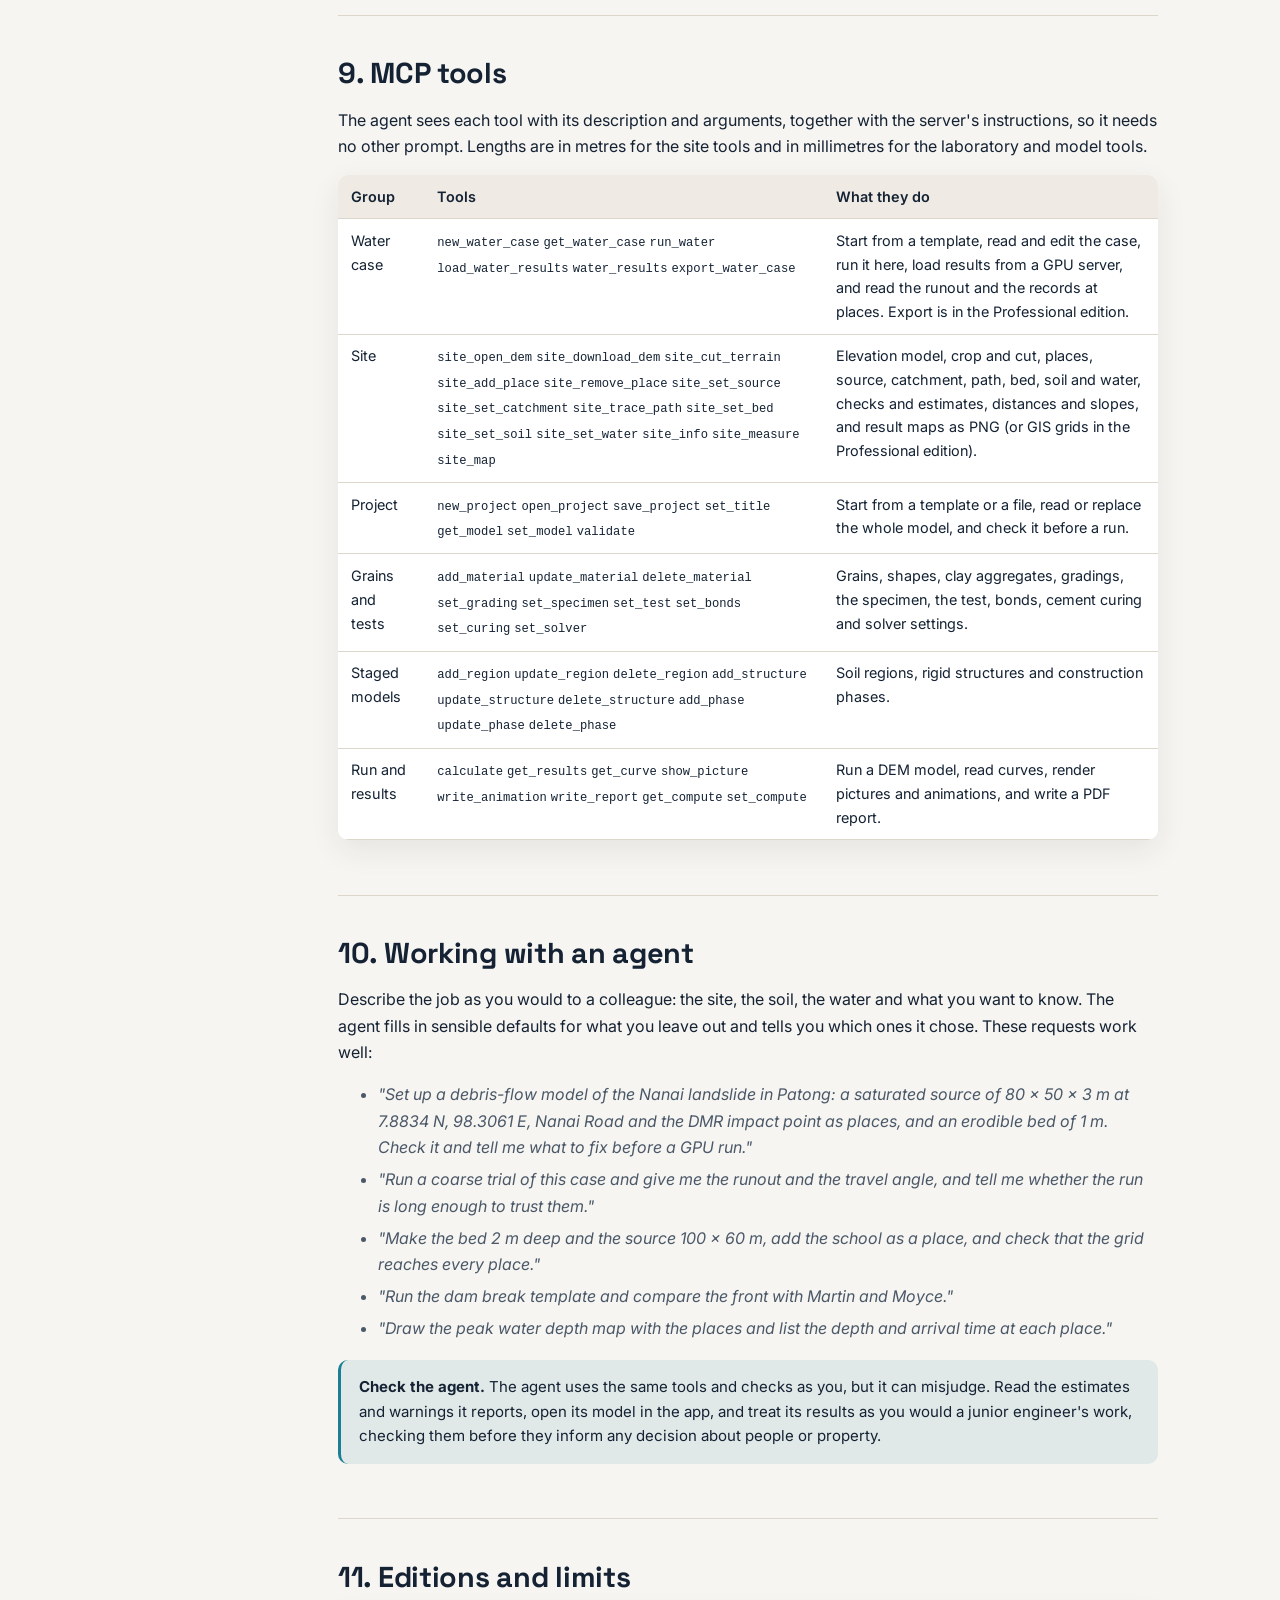
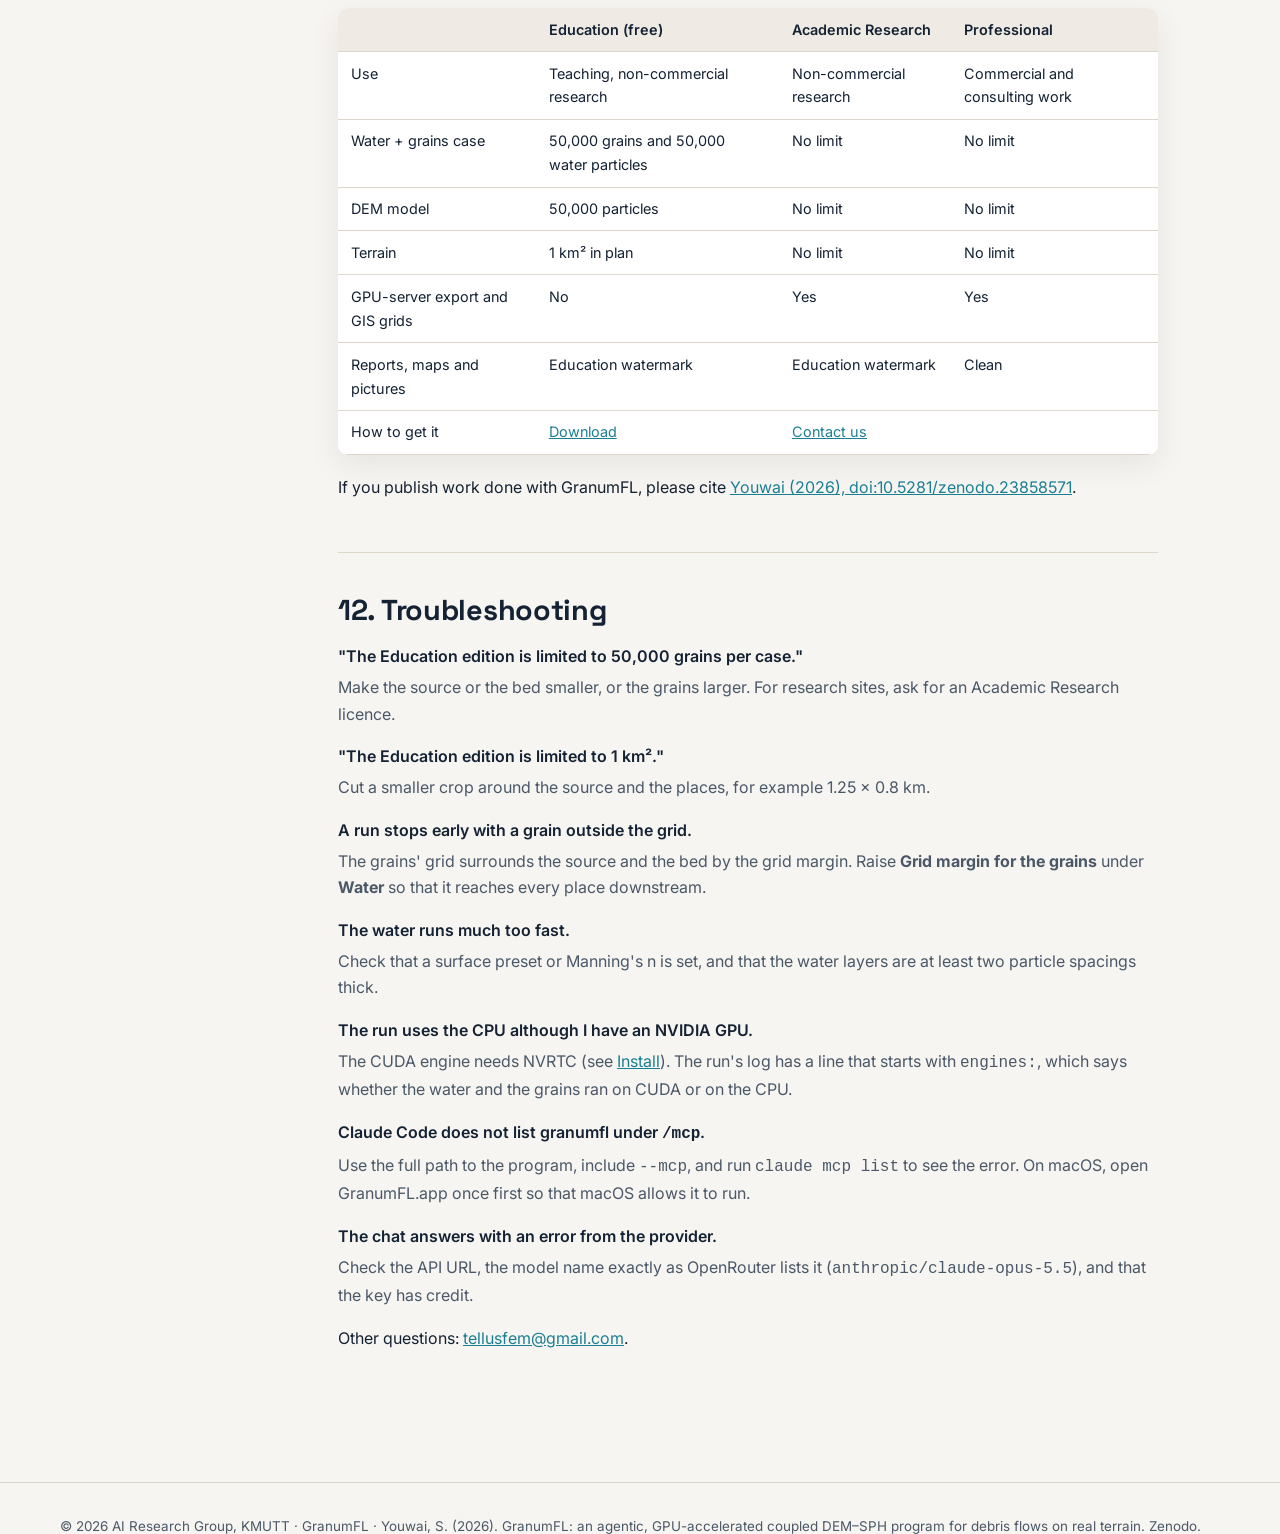
<file: manual.html>
<!doctype html>
<html lang="en">
<head>
<meta charset="utf-8">
<meta name="viewport" content="width=device-width, initial-scale=1">
<title>GranumFL User Manual</title>
<meta name="description" content="How to install GranumFL, run a water and grains case, lay out a debris flow on real terrain, and connect Claude Opus or another AI agent through the built-in MCP server.">
<link rel="preconnect" href="https://fonts.googleapis.com">
<link rel="preconnect" href="https://fonts.gstatic.com" crossorigin>
<link href="https://fonts.googleapis.com/css2?family=Inter:wght@400;500;600;700&family=Space+Grotesk:wght@500;700&family=JetBrains+Mono:wght@400;600&display=swap" rel="stylesheet">
<link rel="stylesheet" href="style.css">
<link rel="stylesheet" href="manual.css">
<link rel="icon" href="data:image/svg+xml,%3Csvg xmlns='http://www.w3.org/2000/svg' viewBox='0 0 32 32'%3E%3Ccircle cx='11' cy='20' r='7' fill='%23d9822b'/%3E%3Ccircle cx='22' cy='12' r='6' fill='%231b7f93'/%3E%3C/svg%3E">
<script>try { var t = localStorage.getItem("gfl-theme"); if (t) document.documentElement.dataset.theme = t; } catch (e) {}</script>
</head>
<body class="manual-page">

<header class="nav solid" id="nav">
  <div class="wrap nav-in">
    <a class="brand" href="index.html" aria-label="GranumFL home">
      <svg class="mark" viewBox="0 0 32 32" aria-hidden="true"><circle class="m2" cx="11" cy="20" r="7"/><circle class="m1" cx="22" cy="12" r="6"/><path class="m4" d="M2 27 Q 9 23 16 27 T 30 27" fill="none" stroke-width="2.2"/></svg>
      Granum<span class="fl">FL</span>
    </a>
    <nav class="links" aria-label="Main">
      <a href="index.html#features">Features</a>
      <a href="index.html#agents">Agents</a>
      <a href="manual.html" aria-current="page">Manual</a>
      <a href="index.html#editions">Download</a>
      <a href="index.html#paper">Paper</a>
      <a class="btn btn-sm" href="index.html#contact">Contact</a>
    </nav>
    <button class="theme" id="theme" aria-label="Switch light or dark theme">◐</button>
  </div>
</header>

<div class="wrap man">
  <aside class="toc" aria-label="Contents">
    <p class="toc-h">User manual</p>
    <a href="#install">1. Install</a>
    <a href="#tour">2. The app</a>
    <a href="#first">3. A first water case</a>
    <a href="#site">4. A debris flow on real terrain</a>
    <a href="#results">5. Reading the results</a>
    <a href="#claude">6. Why Claude Opus</a>
    <a href="#mcp">7. Connect through MCP</a>
    <a href="#chat">8. The in-app chat</a>
    <a href="#tools">9. MCP tools</a>
    <a href="#prompts">10. Working with an agent</a>
    <a href="#limits">11. Editions and limits</a>
    <a href="#trouble">12. Troubleshooting</a>
  </aside>

  <main class="doc">
    <p class="eyebrow">GranumFL 0.1.0 · User manual</p>
    <h1>Using GranumFL</h1>
    <p class="lead-doc">GranumFL couples discrete element grains with SPH water, so that saturated soil, debris flows and floods are modelled together. You can drive it by hand in the desktop app, through the chat assistant inside the app, or from an AI agent that speaks the Model Context Protocol (MCP). The MCP server is built into the program, and we recommend Claude Opus as the agent, because it is the model with which the agent trials of the paper passed every check.</p>

    <!-- 1 -->
    <section id="install">
      <h2>1. Install</h2>
      <p>Download the Education edition from the <a href="index.html#editions">download section</a>. Each zip holds the program, the <code>tigrim</code> chat agent, the licence and a quick start.</p>
      <div class="os-grid">
        <div class="os"><h3>macOS 11 or later</h3><p>Move <b>GranumFL.app</b> to Applications. It runs on Intel and Apple silicon. The app is not notarised yet, so the first time right-click it and choose <b>Open</b>, or run:</p>
<pre><code>xattr -dr com.apple.quarantine /Applications/GranumFL.app</code></pre></div>
        <div class="os"><h3>Windows 10 and 11</h3><p>Unzip <b>GranumFL-Education</b> anywhere and run <b>granum.exe</b>. If SmartScreen warns, choose <b>More info</b> and <b>Run anyway</b>. Keep <code>tigrim.exe</code> in the same folder.</p></div>
      </div>
      <h3>The engines</h3>
      <p>The coupled solver runs on CUDA when an NVIDIA GPU is present, which needs the NVIDIA driver and NVRTC from the CUDA toolkit (or <code>TELLUSDEM_NVRTC</code> set to the NVRTC library). Otherwise it runs on the CPU, which gives the same answers more slowly, so on a Mac keep water cases small and runs short while you learn. The dry DEM laboratory tests can also use wgpu (Metal on a Mac, DirectX 12 on Windows).</p>
    </section>

    <!-- 2 -->
    <section id="tour">
      <h2>2. The app</h2>
      <p>The bar at the top holds <b>File</b>, <b>Undo</b> and <b>Redo</b>, the <b>Input</b> and <b>Output</b> workspaces, <b>Run</b> and the <b>Chat assistant</b>. The left panel has three modes, and each mode leads you through numbered steps.</p>
      <table class="paths">
        <tr><th>Mode</th><th>What it models</th><th>Steps</th></tr>
        <tr><td><b>Lab test</b></td><td>Granum's laboratory tests on dry or bonded grains: triaxial, oedometer, unconfined compression, stress path, Brazilian, deposition, angle of repose and a model footing</td><td>Particles, Specimen, Test, Solver</td></tr>
        <tr><td><b>Model</b></td><td>Staged soil models with regions, rigid structures and construction phases</td><td>Materials, Geometry, Staged construction, Solver</td></tr>
        <tr><td><b>Water + grains</b></td><td>Coupled DEM–SPH cases: templates in a box, or a debris flow on real terrain</td><td>Case, Water, Grains &amp; gate, Run; on terrain: Case, Terrain, Source &amp; path, Water, Grains, Run</td></tr>
      </table>
      <p>The 3D view shows the model as you build it, and <b>Output</b> plays the run back with the grains coloured by speed and the water in blue. A water case on terrain also has a <b>Plan map</b> with the result maps, the places and the path.</p>
    </section>

    <!-- 3 -->
    <section id="first">
      <h2>3. A first water case</h2>
      <ol class="steps">
        <li>Choose <b>Water + grains</b> and, under <b>Case</b>, pick a template. Each template reproduces a published benchmark or a classroom problem, and all of them fit the Education limits.
          <table class="paths">
            <tr><th>Template</th><th>What it shows</th></tr>
            <tr><td><code>dam_break</code></td><td>A water column collapsing on a dry floor, compared with Martin and Moyce (1952)</td></tr>
            <tr><td><code>hydrostatic</code></td><td>Water at rest, with the pressure compared with ρgh</td></tr>
            <tr><td><code>settling</code></td><td>One grain settling in still water, compared with the Di Felice terminal velocity</td></tr>
            <tr><td><code>quick_condition</code></td><td>Upward seepage through a sand bed to the quick condition</td></tr>
            <tr><td><code>debris_flow</code></td><td>A saturated debris flow released by a gate down a 25° flume</td></tr>
            <tr><td><code>terrain</code></td><td>A debris flow on a real site from an elevation model (Section 4)</td></tr>
          </table></li>
        <li>Go through <b>Water</b> and <b>Grains &amp; gate</b>. The panel shows the estimated numbers of grains and water particles and warns about settings that will give poor results, such as a water layer thinner than two particle spacings.</li>
        <li>Under <b>Run</b>, set the duration and press <b>Run</b>. The run goes on in the background, so you can keep working.</li>
        <li>Open <b>Output</b> to play the frames back and plot the grain and water fronts, the kinetic energies, the largest water speed or, for the quick condition, the pressure drop across the bed against time.</li>
      </ol>
      <div class="example"><b>For a class.</b> The dam break and the settling grain each compare the program with a closed-form or laboratory result, so students can see how close a particle model gets and why the particle spacing matters.</div>
    </section>

    <!-- 4 -->
    <section id="site">
      <h2>4. A debris flow on real terrain</h2>
      <p>Start a case from the <code>terrain</code> template and follow the steps on the left. The plan map has tools for each step: <b>Pan</b>, <b>Crop</b>, <b>Source</b>, <b>Catchment</b>, <b>Path</b>, <b>Place</b> and <b>Measure</b>.</p>
      <ol class="steps">
        <li><b>Terrain.</b> Open a GeoTIFF or an ESRI ASCII grid, or type a latitude and longitude and press <b>Download GLO-30</b> to fetch the free Copernicus tile (about 30 m cells). Crop the area with the <b>Crop</b> tool or by a point and a size, choose the cell size and cut the terrain. WGS 84 and UTM coordinates are read from the file.</li>
        <li><b>Source &amp; path.</b> Drag a rectangle with <b>Source</b> for the soil that fails, and set its thickness and whether it is saturated. Drag <b>Catchment</b> for storm water lying on the ground at the start. Click with <b>Path</b> where the flow starts to trace the steepest-descent path, then lay an erodible bed along it. Click with <b>Place</b> to name the roads, houses or reported impact points where you want records.</li>
        <li><b>Water.</b> Choose a surface preset (Manning's n), the water particle spacing (at least 1.25 grain diameters, 3 advised) and the expected speed.</li>
        <li><b>Grains.</b> Choose a soil preset or set the grain size, friction, rolling resistance and the apparent cohesion that holds the source until it is wetted. These are coarse-grained model parameters to calibrate against an observed runout, not laboratory values.</li>
        <li><b>Run.</b> Read the estimate and the warnings, then run. In the Education edition the case runs on your computer; larger sites need an Academic Research or Professional licence, which can export the case for a GPU server.</li>
      </ol>
      <div class="tip"><b>About GLO-30.</b> Copernicus GLO-30 is a surface model, so trees and buildings are in its heights and can turn a traced path. In the paper's trials the path from the Nanai source missed Nanai Road for this reason. Use a bare-earth lidar model where one exists.</div>
    </section>

    <!-- 5 -->
    <section id="results">
      <h2>5. Reading the results</h2>
      <ul>
        <li><b>3D playback</b> of the grains and the water, frame by frame.</li>
        <li><b>Plan maps</b> over the shaded terrain: debris thickness, thickness change, peak grain speed, peak water depth (measured by volume, so spray does not set it) and peak water speed.</li>
        <li><b>Records at places</b>: debris thickness, arrival time, peak speeds, water depth and the impact pressure ρv², as a table, a chart and a CSV file.</li>
        <li><b>Runout</b> along the path, with the travel angle H/L of the grains that moved more than 5 m.</li>
      </ul>
      <p>Treat every result as a scenario, not a forecast. Check the runout against an observed event before you vary the parameters, and read the warnings that come with the run.</p>
    </section>

    <!-- 6 -->
    <section id="claude">
      <h2>6. Why we recommend Claude Opus</h2>
      <p>GranumFL works with any agent that speaks MCP, but we recommend <b>Claude Opus</b> (currently Claude Opus 5.5) for site studies, because it is the model we tested. In the four agent trials of the paper, Claude Opus 5.5 was given only the engineer's request and the MCP tools. It set up, ran or edited the Patong debris-flow site in 5 to 20 tool calls, and it passed all 33 checks, which were scored from the model files it left rather than from its replies.</p>
      <p>Beyond the checks, the agent also found problems that nobody asked it to look for. Two trials noticed that the traced path missed Nanai Road and traced it to the surface model. Another found that the grains' grid stopped short of the downstream places and that the water layers were thinner than two particle spacings. A further trial declined to read a 6 s coarse run as a final travel angle. Four trials with one model cannot give a success rate, so this shows that the tools are clear enough for a strong agent, not that every agent will succeed.</p>
      <div class="tip"><b>Which model for which job.</b> Use Claude Opus to plan and check a site study, where it must combine terrain, source, path, water and warnings over many steps. A faster, cheaper model is usually enough for single laboratory tests or small edits.</div>
      <p>There are two ways to work with Claude:</p>
      <ul>
        <li><b>Claude Code or Claude Desktop</b> starts GranumFL as an MCP server (Section 7). This is the way the trials were run.</li>
        <li><b>The chat inside the app</b> can use Claude Opus through OpenRouter (Section 8), so you can watch the model change in the 3D view.</li>
      </ul>
    </section>

    <!-- 7 -->
    <section id="mcp">
      <h2>7. Connect through MCP</h2>
      <p>Run the program with <code>--mcp</code> and it becomes an MCP server on standard input and output, with 53 tools. Register it with your agent using the full path to the program:</p>
      <table class="paths">
        <tr><th>System</th><th>Path to the program</th></tr>
        <tr><td>macOS</td><td><code>/Applications/GranumFL.app/Contents/MacOS/granum</code></td></tr>
        <tr><td>Windows</td><td><code>C:\path\to\GranumFL-Education\granum.exe</code></td></tr>
      </table>

      <h3>Claude Code (recommended)</h3>
<div class="code"><pre><code>claude mcp add granumfl -- /Applications/GranumFL.app/Contents/MacOS/granum --mcp
<span class="c"># for all your projects:</span>
claude mcp add -s user granumfl -- /Applications/GranumFL.app/Contents/MacOS/granum --mcp
<span class="c"># choose Claude Opus inside Claude Code:</span>
/model opus</code></pre></div>
      <p>Start <code>claude</code> and type <code>/mcp</code>: <b>granumfl</b> should be listed as connected. Then ask in plain language (Section 10).</p>

      <h3>Claude Desktop</h3>
      <p>Edit <code>claude_desktop_config.json</code> (Settings → Developer → Edit Config). It lives in <code>~/Library/Application Support/Claude/</code> on macOS and <code>%APPDATA%\Claude\</code> on Windows. Restart Claude Desktop, then choose Claude Opus in the model menu.</p>
<div class="code"><pre><code>{
  "mcpServers": {
    "granumfl": {
      "command": "/Applications/GranumFL.app/Contents/MacOS/granum",
      "args": ["--mcp", "--autosave", "/Users/me/granumfl/site.tellusdem"]
    }
  }
}</code></pre></div>

      <h3>Cursor and other MCP clients</h3>
      <p>Add the same entry to <code>~/.cursor/mcp.json</code> or to the project's <code>.cursor/mcp.json</code>. Any client that starts a stdio MCP server takes the same command and arguments.</p>

      <h3>Options</h3>
      <table class="paths">
        <tr><th>Option</th><th>Effect</th></tr>
        <tr><td><code>--open file.tellusdem</code></td><td>Start with that project loaded.</td></tr>
        <tr><td><code>--autosave file.tellusdem</code></td><td>Save the project there after every tool that changes it, so you can open the agent's model in the app at any time. The terrain and results are written beside it.</td></tr>
      </table>
      <div class="tip"><b>Agent and app together.</b> With <code>--autosave</code>, the agent's model is a normal project file. Open it in the app to look at the plan map, the source and the path the agent laid out, correct anything by hand, and let the agent continue from your version.</div>
    </section>

    <!-- 8 -->
    <section id="chat">
      <h2>8. The chat assistant in the app</h2>
      <p>The chat assistant is an agent inside the app. You write what you want, and it builds the case, runs it and shows the maps and curves under its reply. It works on a copy of your model, and what it leaves is applied to yours as one step that <b>Undo</b> reverses.</p>
      <ol class="steps">
        <li>Press <b>Chat assistant</b> (top right), then <b>Settings</b>.</li>
        <li><b>tigrim</b> should read <i>found</i>, because it ships next to the program. If not, press <b>Browse</b> and choose <code>tigrim</code> (<code>tigrim.exe</code> on Windows).</li>
        <li>Enter the provider. The agent works with any OpenAI-compatible API. To use Claude Opus, use OpenRouter, which gives one key for many models:
          <div class="code"><pre><code><span class="c">API URL</span>   https://openrouter.ai/api/v1
<span class="c">Model</span>     anthropic/claude-opus-5.5
<span class="c">API key</span>   sk-or-v1-...   <span class="c">(from openrouter.ai → Keys)</span></code></pre></div>
          Claude Opus also reads images, so you can attach a photo of a scar or a sketch of the site. A cheaper model such as <code>deepseek/deepseek-v4.1-flash</code> is enough for laboratory tests.</li>
        <li>Press <b>Done</b>. The key is kept in your settings folder, not in project files.</li>
      </ol>
    </section>

    <!-- 9 -->
    <section id="tools">
      <h2>9. MCP tools</h2>
      <p>The agent sees each tool with its description and arguments, together with the server's instructions, so it needs no other prompt. Lengths are in metres for the site tools and in millimetres for the laboratory and model tools.</p>
      <table class="tools-table">
        <tr><th>Group</th><th>Tools</th><th>What they do</th></tr>
        <tr><td>Water case</td><td><code>new_water_case</code> <code>get_water_case</code> <code>run_water</code> <code>load_water_results</code> <code>water_results</code> <code>export_water_case</code></td><td>Start from a template, read and edit the case, run it here, load results from a GPU server, and read the runout and the records at places. Export is in the Professional edition.</td></tr>
        <tr><td>Site</td><td><code>site_open_dem</code> <code>site_download_dem</code> <code>site_cut_terrain</code> <code>site_add_place</code> <code>site_remove_place</code> <code>site_set_source</code> <code>site_set_catchment</code> <code>site_trace_path</code> <code>site_set_bed</code> <code>site_set_soil</code> <code>site_set_water</code> <code>site_info</code> <code>site_measure</code> <code>site_map</code></td><td>Elevation model, crop and cut, places, source, catchment, path, bed, soil and water, checks and estimates, distances and slopes, and result maps as PNG (or GIS grids in the Professional edition).</td></tr>
        <tr><td>Project</td><td><code>new_project</code> <code>open_project</code> <code>save_project</code> <code>set_title</code> <code>get_model</code> <code>set_model</code> <code>validate</code></td><td>Start from a template or a file, read or replace the whole model, and check it before a run.</td></tr>
        <tr><td>Grains and tests</td><td><code>add_material</code> <code>update_material</code> <code>delete_material</code> <code>set_grading</code> <code>set_specimen</code> <code>set_test</code> <code>set_bonds</code> <code>set_curing</code> <code>set_solver</code></td><td>Grains, shapes, clay aggregates, gradings, the specimen, the test, bonds, cement curing and solver settings.</td></tr>
        <tr><td>Staged models</td><td><code>add_region</code> <code>update_region</code> <code>delete_region</code> <code>add_structure</code> <code>update_structure</code> <code>delete_structure</code> <code>add_phase</code> <code>update_phase</code> <code>delete_phase</code></td><td>Soil regions, rigid structures and construction phases.</td></tr>
        <tr><td>Run and results</td><td><code>calculate</code> <code>get_results</code> <code>get_curve</code> <code>show_picture</code> <code>write_animation</code> <code>write_report</code> <code>get_compute</code> <code>set_compute</code></td><td>Run a DEM model, read curves, render pictures and animations, and write a PDF report.</td></tr>
      </table>
    </section>

    <!-- 10 -->
    <section id="prompts">
      <h2>10. Working with an agent</h2>
      <p>Describe the job as you would to a colleague: the site, the soil, the water and what you want to know. The agent fills in sensible defaults for what you leave out and tells you which ones it chose. These requests work well:</p>
      <ul class="prompts">
        <li>"Set up a debris-flow model of the Nanai landslide in Patong: a saturated source of 80 × 50 × 3 m at 7.8834 N, 98.3061 E, Nanai Road and the DMR impact point as places, and an erodible bed of 1 m. Check it and tell me what to fix before a GPU run."</li>
        <li>"Run a coarse trial of this case and give me the runout and the travel angle, and tell me whether the run is long enough to trust them."</li>
        <li>"Make the bed 2 m deep and the source 100 × 60 m, add the school as a place, and check that the grid reaches every place."</li>
        <li>"Run the dam break template and compare the front with Martin and Moyce."</li>
        <li>"Draw the peak water depth map with the places and list the depth and arrival time at each place."</li>
      </ul>
      <div class="tip"><b>Check the agent.</b> The agent uses the same tools and checks as you, but it can misjudge. Read the estimates and warnings it reports, open its model in the app, and treat its results as you would a junior engineer's work, checking them before they inform any decision about people or property.</div>
    </section>

    <!-- 11 -->
    <section id="limits">
      <h2>11. Editions and limits</h2>
      <table class="paths">
        <tr><th></th><th>Education (free)</th><th>Academic Research</th><th>Professional</th></tr>
        <tr><td>Use</td><td>Teaching, non-commercial research</td><td>Non-commercial research</td><td>Commercial and consulting work</td></tr>
        <tr><td>Water + grains case</td><td>50,000 grains and 50,000 water particles</td><td>No limit</td><td>No limit</td></tr>
        <tr><td>DEM model</td><td>50,000 particles</td><td>No limit</td><td>No limit</td></tr>
        <tr><td>Terrain</td><td>1 km² in plan</td><td>No limit</td><td>No limit</td></tr>
        <tr><td>GPU-server export and GIS grids</td><td>No</td><td>Yes</td><td>Yes</td></tr>
        <tr><td>Reports, maps and pictures</td><td>Education watermark</td><td>Education watermark</td><td>Clean</td></tr>
        <tr><td>How to get it</td><td><a href="index.html#editions">Download</a></td><td colspan="2"><a href="index.html#contact">Contact us</a></td></tr>
      </table>
      <p>If you publish work done with GranumFL, please cite <a href="https://doi.org/10.5281/zenodo.23858571" target="_blank" rel="noopener">Youwai (2026), doi:10.5281/zenodo.23858571</a>.</p>
    </section>

    <!-- 12 -->
    <section id="trouble">
      <h2>12. Troubleshooting</h2>
      <dl class="faq">
        <dt>"The Education edition is limited to 50,000 grains per case."</dt>
        <dd>Make the source or the bed smaller, or the grains larger. For research sites, ask for an Academic Research licence.</dd>
        <dt>"The Education edition is limited to 1 km²."</dt>
        <dd>Cut a smaller crop around the source and the places, for example 1.25 × 0.8 km.</dd>
        <dt>A run stops early with a grain outside the grid.</dt>
        <dd>The grains' grid surrounds the source and the bed by the grid margin. Raise <b>Grid margin for the grains</b> under <b>Water</b> so that it reaches every place downstream.</dd>
        <dt>The water runs much too fast.</dt>
        <dd>Check that a surface preset or Manning's n is set, and that the water layers are at least two particle spacings thick.</dd>
        <dt>The run uses the CPU although I have an NVIDIA GPU.</dt>
        <dd>The CUDA engine needs NVRTC (see <a href="#install">Install</a>). The run's log has a line that starts with <code>engines:</code>, which says whether the water and the grains ran on CUDA or on the CPU.</dd>
        <dt>Claude Code does not list granumfl under <code>/mcp</code>.</dt>
        <dd>Use the full path to the program, include <code>--mcp</code>, and run <code>claude mcp list</code> to see the error. On macOS, open GranumFL.app once first so that macOS allows it to run.</dd>
        <dt>The chat answers with an error from the provider.</dt>
        <dd>Check the API URL, the model name exactly as OpenRouter lists it (<code>anthropic/claude-opus-5.5</code>), and that the key has credit.</dd>
      </dl>
      <p>Other questions: <a href="mailto:tellusfem@gmail.com">tellusfem@gmail.com</a>.</p>
    </section>
  </main>
</div>

<footer class="foot">
  <div class="wrap">© 2026 AI Research Group, KMUTT · GranumFL · Youwai, S. (2026). GranumFL: an agentic, GPU-accelerated coupled DEM–SPH program for debris flows on real terrain. Zenodo. <a href="https://doi.org/10.5281/zenodo.23858571" target="_blank" rel="noopener">doi:10.5281/zenodo.23858571</a></div>
</footer>
<script>
  document.getElementById("theme").addEventListener("click", function () {
    var d = document.documentElement, dark = d.dataset.theme === "dark" || (!d.dataset.theme && matchMedia("(prefers-color-scheme: dark)").matches);
    d.dataset.theme = dark ? "light" : "dark";
    try { localStorage.setItem("gfl-theme", d.dataset.theme); } catch (e) {}
  });
  var links = [].slice.call(document.querySelectorAll(".toc a"));
  var io = new IntersectionObserver(function (es) { es.forEach(function (e) { if (e.isIntersecting) links.forEach(function (a) { a.classList.toggle("on", a.getAttribute("href") === "#" + e.target.id); }); }); }, { rootMargin: "-30% 0px -60% 0px" });
  document.querySelectorAll(".doc section").forEach(function (s) { io.observe(s); });
</script>
</body>
</html>
</file>
<file: style.css>
:root {
  --bg: #f7f5f1;
  --bg-alt: #efebe4;
  --card: #ffffff;
  --ink: #142233;
  --ink-2: #4a5868;
  --line: #ddd6cb;
  --teal: #1b7f93;
  --teal-2: #0f4c6e;
  --sand: #d9822b;
  --sand-2: #a8551b;
  --water: #2f8fd6;
  --hero-ink: #f4f1ea;
  --hero-bg: #0b1520;
  --code-bg: #0f1a24;
  --shadow: 0 10px 30px rgba(20, 34, 51, .08);
  --r: 14px;
  color-scheme: light;
}
@media (prefers-color-scheme: dark) {
  :root:not([data-theme="light"]) {
    --bg: #0d141c; --bg-alt: #111b25; --card: #16222e; --ink: #e9eef3; --ink-2: #9fb0c0;
    --line: #243443; --teal: #3bb3c6; --teal-2: #7fd0dc; --sand: #eb9a4a; --sand-2: #f2b479; --water: #58b0ee;
    --shadow: 0 10px 30px rgba(0, 0, 0, .35); color-scheme: dark;
  }
}
:root[data-theme="dark"] {
  --bg: #0d141c; --bg-alt: #111b25; --card: #16222e; --ink: #e9eef3; --ink-2: #9fb0c0;
  --line: #243443; --teal: #3bb3c6; --teal-2: #7fd0dc; --sand: #eb9a4a; --sand-2: #f2b479; --water: #58b0ee;
  --shadow: 0 10px 30px rgba(0, 0, 0, .35); color-scheme: dark;
}

* { box-sizing: border-box; }
html { scroll-behavior: smooth; scroll-padding-top: 72px; }
body { margin: 0; background: var(--bg); color: var(--ink); font: 16px/1.65 Inter, system-ui, -apple-system, "Segoe UI", sans-serif; overflow-x: hidden; }
img { max-width: 100%; display: block; height: auto; }
a { color: var(--teal); }
h1, h2, h3 { font-family: "Space Grotesk", Inter, sans-serif; line-height: 1.15; margin: 0 0 .5em; letter-spacing: -.01em; }
h2 { font-size: clamp(1.6rem, 3.2vw, 2.4rem); }
h3 { font-size: 1.12rem; }
.wrap { width: min(1160px, 100% - 32px); margin-inline: auto; }
.small { font-size: .88rem; color: var(--ink-2); }
.sub { color: var(--ink-2); max-width: 780px; margin: 0 0 2rem; }
.eyebrow { text-transform: uppercase; letter-spacing: .14em; font-size: .78rem; font-weight: 600; color: var(--sand); margin: 0 0 .8rem; }
.fl { color: var(--water); }
.mt { margin-top: 1.6rem; }

/* buttons */
.btn { display: inline-flex; align-items: center; justify-content: center; gap: .5em; padding: .78em 1.3em; border-radius: 999px; font: 600 .95rem Inter, sans-serif; text-decoration: none; border: 1.5px solid transparent; cursor: pointer; transition: transform .15s, box-shadow .2s, background .2s; }
.btn:hover { transform: translateY(-1px); }
.btn-primary { background: linear-gradient(135deg, var(--teal), var(--teal-2)); color: #fff; box-shadow: 0 6px 18px rgba(27, 127, 147, .3); }
.btn-ghost { background: transparent; color: inherit; border-color: currentColor; }
.btn-sm { padding: .45em 1em; font-size: .88rem; background: var(--sand); color: #fff !important; }

/* nav */
.nav { position: fixed; inset: 0 0 auto; z-index: 50; transition: background .25s, box-shadow .25s; }
.nav.solid { background: color-mix(in srgb, var(--bg) 88%, transparent); backdrop-filter: blur(10px); box-shadow: 0 1px 0 var(--line); }
.nav-in { display: flex; align-items: center; justify-content: space-between; height: 64px; gap: 1rem; }
.brand { display: flex; align-items: center; gap: .55rem; text-decoration: none; color: var(--hero-ink); font: 700 1.3rem "Space Grotesk", sans-serif; }
.nav.solid .brand { color: var(--ink); }
.mark { width: 32px; height: 32px; }
.m1 { fill: var(--teal); } .m2 { fill: var(--sand); } .m4 { stroke: var(--water); }
.links { display: flex; gap: 1.3rem; align-items: center; }
.links a { color: var(--hero-ink); text-decoration: none; font-weight: 500; font-size: .94rem; }
.nav.solid .links a { color: var(--ink); }
.links a.btn-sm { color: #fff; }
.theme { background: none; border: 1px solid color-mix(in srgb, var(--hero-ink) 40%, transparent); color: var(--hero-ink); border-radius: 50%; width: 34px; height: 34px; cursor: pointer; font-size: 1rem; }
.nav.solid .theme { color: var(--ink); border-color: var(--line); }
@media (max-width: 900px) { .links a:not(.btn-sm) { display: none; } }

/* hero */
.hero { position: relative; min-height: 100vh; display: flex; align-items: center; background: var(--hero-bg); color: var(--hero-ink); overflow: hidden; }
#sim { position: absolute; inset: 0; width: 100%; height: 100%; }
.hero-shade { position: absolute; inset: 0; background: linear-gradient(90deg, rgba(11, 21, 32, .92) 0%, rgba(11, 21, 32, .55) 42%, rgba(11, 21, 32, 0) 70%); pointer-events: none; }
.hero-in { position: relative; z-index: 2; padding: 110px 0 140px; }
.hero h1 { font-size: clamp(2.8rem, 7vw, 5.2rem); margin-bottom: .2em; }
.lead { font-size: clamp(1.02rem, 1.6vw, 1.22rem); max-width: 560px; color: #d6dde4; }
.cta { display: flex; gap: .8rem; flex-wrap: wrap; margin-top: 1.6rem; }
.sim-hud { position: absolute; z-index: 3; right: 16px; top: 80px; width: min(330px, calc(100% - 32px)); background: rgba(11, 21, 32, .72); border: 1px solid rgba(244, 241, 234, .15); border-radius: 12px; padding: .7rem .9rem; font: 13px/1.5 "JetBrains Mono", monospace; backdrop-filter: blur(6px); }
.sim-hud > div { display: flex; justify-content: space-between; gap: 1rem; }
.sim-hud .k { color: #8ea3b6; }
.hud-btns { margin-top: .5rem; justify-content: flex-start !important; gap: .4rem !important; }
.hud-btns button { background: rgba(244, 241, 234, .08); color: var(--hero-ink); border: 1px solid rgba(244, 241, 234, .25); border-radius: 999px; padding: .2em .8em; font: 600 12px Inter, sans-serif; cursor: pointer; }
.hud-btns button[aria-pressed="false"] { opacity: .45; }
.hud-note { margin: .5rem 0 0; font: 11.5px/1.45 Inter, sans-serif; color: #9fb0c0; }
@media (max-width: 900px) { .sim-hud { position: relative; right: auto; top: auto; margin: 0 auto 16px; } .hero { flex-direction: column; justify-content: flex-start; } .hero-in { padding: 96px 0 46vh; } .hero-shade { background: linear-gradient(180deg, rgba(11,21,32,.9) 0%, rgba(11,21,32,.6) 45%, rgba(11,21,32,0) 70%); } }

/* stats */
.stats { background: var(--card); border-bottom: 1px solid var(--line); }
.stats-in { display: grid; grid-template-columns: repeat(5, 1fr); gap: 1rem; padding: 1.6rem 0; }
.stats b { display: block; font: 700 1.6rem "Space Grotesk", sans-serif; color: var(--teal); }
.stats span { font-size: .86rem; color: var(--ink-2); }
@media (max-width: 860px) { .stats-in { grid-template-columns: repeat(2, 1fr); } }

/* sections */
.sec { padding: 88px 0; }
.sec.alt { background: var(--bg-alt); }
.cards { display: grid; grid-template-columns: repeat(3, 1fr); gap: 1.1rem; }
@media (max-width: 900px) { .cards { grid-template-columns: 1fr 1fr; } }
@media (max-width: 600px) { .cards { grid-template-columns: 1fr; } }
.card { background: var(--card); border: 1px solid var(--line); border-radius: var(--r); padding: 1.3rem 1.3rem 1.1rem; box-shadow: var(--shadow); }
.card p { margin: 0; color: var(--ink-2); font-size: .95rem; }
.ico { width: 40px; height: 40px; border-radius: 10px; display: grid; place-items: center; background: color-mix(in srgb, var(--teal) 14%, transparent); color: var(--teal); font-size: 1.2rem; margin-bottom: .8rem; }
.fig { margin: 0; background: #fff; border-radius: var(--r); padding: 1rem; border: 1px solid var(--line); box-shadow: var(--shadow); }
.fig figcaption, figure figcaption { font-size: .86rem; color: var(--ink-2); margin-top: .5rem; }
.two { display: grid; grid-template-columns: 1fr 1fr; gap: 2.4rem; align-items: start; }
@media (max-width: 900px) { .two { grid-template-columns: 1fr; } }
.steps { padding-left: 1.2rem; }
.steps li { margin-bottom: .7rem; color: var(--ink-2); }
.steps b { color: var(--ink); }
.shots { display: grid; gap: 1rem; }
.shots figure, .gallery figure, .figs3 figure { margin: 0; }
.shots img, .gallery img { border-radius: 12px; border: 1px solid var(--line); box-shadow: var(--shadow); }

/* agents */
.agent-grid { display: grid; grid-template-columns: 1.15fr 1fr; gap: 1.6rem; }
@media (max-width: 900px) { .agent-grid { grid-template-columns: 1fr; } }
.agent-grid > *, .two > * { min-width: 0; }
.term { background: var(--code-bg); border-radius: var(--r); overflow: hidden; box-shadow: var(--shadow); border: 1px solid #1f2d3a; }
.term-bar { display: flex; align-items: center; gap: 6px; padding: .55rem .8rem; background: #15222e; color: #8ea3b6; font: 12px Inter, sans-serif; }
.term-bar span { width: 10px; height: 10px; border-radius: 50%; background: #3a4b5a; }
.term-bar em { margin-left: .5rem; font-style: normal; flex: 1; }
.term-bar button { background: none; border: 1px solid #3a4b5a; color: #c9d4de; border-radius: 999px; font: 600 11.5px Inter, sans-serif; padding: .2em .8em; cursor: pointer; }
#agent-log { margin: 0; padding: 1rem 1.1rem; min-height: 430px; max-height: 470px; overflow: auto; color: #d7e0e8; font: 12.5px/1.6 "JetBrains Mono", monospace; white-space: pre-wrap; }
#agent-log .u { color: #eb9a4a; } #agent-log .tc { color: #7fd0dc; } #agent-log .r { color: #8ea3b6; } #agent-log .a { color: #e9eef3; }
.copy { background: var(--card); border: 1px solid var(--line); color: var(--ink); border-radius: 999px; font: 600 12px Inter, sans-serif; padding: .3em .9em; cursor: pointer; }
.chips { display: flex; flex-wrap: wrap; gap: .4rem; }
.chips span { font: 12px "JetBrains Mono", monospace; background: var(--card); border: 1px solid var(--line); border-radius: 999px; padding: .2em .65em; color: var(--ink-2); }
.tabs { display: flex; gap: .4rem; margin-bottom: .5rem; }
.tabs button { background: none; border: 1px solid var(--line); color: var(--ink-2); border-radius: 999px; padding: .3em .9em; font: 600 .85rem Inter, sans-serif; cursor: pointer; }
.tabs button[aria-selected="true"] { background: var(--teal); border-color: var(--teal); color: #fff; }
.code { background: var(--code-bg); color: #d7e0e8; padding: 1rem; border-radius: 10px; font: 12.5px/1.6 "JetBrains Mono", monospace; overflow: auto; margin: 0 0 .5rem; }

/* calibration */
.table-wrap { overflow-x: auto; margin-bottom: 1.6rem; }
table.cal { width: 100%; border-collapse: collapse; background: var(--card); border-radius: var(--r); overflow: hidden; box-shadow: var(--shadow); font-size: .92rem; }
.cal th, .cal td { text-align: left; padding: .7rem .9rem; border-bottom: 1px solid var(--line); vertical-align: top; }
.cal th { background: color-mix(in srgb, var(--teal) 10%, var(--card)); font-weight: 600; }
.cal tr.hl td { background: color-mix(in srgb, var(--sand) 9%, var(--card)); }
.honest { margin: 1.6rem 0; background: var(--card); border-left: 4px solid var(--sand); border-radius: 10px; padding: 1rem 1.3rem; box-shadow: var(--shadow); }
.honest ul { margin: .3rem 0 0; padding-left: 1.2rem; color: var(--ink-2); }
.honest li { margin-bottom: .35rem; }
.figs3 { display: grid; grid-template-columns: repeat(3, 1fr); gap: 1rem; }
.figs3 img { background: #fff; border-radius: 10px; border: 1px solid var(--line); padding: .5rem; }
@media (max-width: 760px) { .figs3 { grid-template-columns: 1fr; } }

/* performance bars */
.bars { margin: 1.2rem 0; display: grid; gap: .45rem; }
.bar { display: grid; grid-template-columns: 120px 1fr 74px; gap: .6rem; align-items: center; font-size: .84rem; }
.bar .track { height: 14px; background: var(--card); border: 1px solid var(--line); border-radius: 999px; overflow: hidden; }
.bar .fill { height: 100%; border-radius: 999px; width: 0; transition: width 1.1s ease; }
.bar .fill.gpu { background: linear-gradient(90deg, var(--teal), var(--teal-2)); }
.bar .fill.cpu { background: var(--sand); }
.bar .v { font-family: "JetBrains Mono", monospace; color: var(--ink-2); text-align: right; }

/* gallery */
.gallery { display: grid; grid-template-columns: 1fr 1fr; gap: 1.1rem; }
.gallery .wide { grid-column: 1 / -1; }
.gallery figure:not(.wide) img { background: #fff; }
@media (max-width: 760px) { .gallery { grid-template-columns: 1fr; } }

/* contact */
.form { display: grid; gap: .8rem; background: var(--card); padding: 1.4rem; border-radius: var(--r); border: 1px solid var(--line); box-shadow: var(--shadow); }
.form label { display: grid; gap: .3rem; font-weight: 500; font-size: .92rem; }
.form input, .form textarea { font: inherit; padding: .6em .8em; border-radius: 10px; border: 1px solid var(--line); background: var(--bg); color: var(--ink); }
.foot { padding: 2rem 0; font-size: .84rem; color: var(--ink-2); border-top: 1px solid var(--line); }

@media (prefers-reduced-motion: reduce) { html { scroll-behavior: auto; } .bar .fill { transition: none; } }

/* editions and the download dialog */
.editions { display: grid; grid-template-columns: 1fr 1fr; gap: 1.4rem; }
.ed { background: var(--card); border: 1px solid var(--line); border-radius: 18px; padding: 2rem; box-shadow: var(--shadow); display: flex; flex-direction: column; min-width: 0; }
.ed.pro { background: linear-gradient(160deg, #10283a, #0c1a26); color: #eef3f7; border-color: #1f3b50; }
.ed .tag { margin: 0; text-transform: uppercase; letter-spacing: .12em; font-size: .75rem; font-weight: 600; color: var(--sand-2); }
.ed.pro .tag { color: #f0a65a; }
.ed h3 { font-size: 1.8rem; margin: .3rem 0 0; }
.price { font: 700 1.1rem "Space Grotesk", sans-serif; color: var(--teal); margin: .2rem 0 1rem; }
.ed.pro .price { color: #7fd0dc; }
.ticks { list-style: none; padding: 0; margin: 0 0 1.2rem; }
.ticks li { position: relative; padding-left: 1.6rem; margin-bottom: .5rem; }
.ticks li::before { content: "✓"; position: absolute; left: 0; color: var(--teal); font-weight: 700; }
.ed.pro .ticks li::before { color: #7fd0dc; }
.limits { display: grid; gap: .3rem; background: color-mix(in srgb, var(--sand) 9%, var(--card)); border-left: 4px solid var(--sand); border-radius: 10px; padding: .9rem 1rem; margin-bottom: 1rem; font-size: .92rem; }
.limits span { color: var(--ink-2); }
.fine { font-size: .88rem; color: var(--ink-2); }
.ed.pro .fine { color: #a9bccb; }
.dl { display: flex; gap: .7rem; flex-wrap: wrap; margin-top: auto; padding-top: .6rem; }
.ed.pro .btn-ghost { color: #eef3f7; }
@media (max-width: 860px) { .editions { grid-template-columns: 1fr; } .ed { padding: 1.4rem; } }
dialog { border: 0; border-radius: 16px; padding: 0; background: var(--card); color: var(--ink); box-shadow: 0 30px 80px rgba(0, 0, 0, .4); max-width: min(480px, 100% - 32px); }
dialog::backdrop { background: rgba(5, 12, 18, .6); backdrop-filter: blur(3px); }
.dlg-in { padding: 1.6rem; }
.dlg-in h3 { font-size: 1.3rem; }
.check { display: flex; gap: .6rem; align-items: flex-start; margin: 1rem 0; }
.check input { margin-top: .3rem; }
.dlg-act { display: flex; gap: .6rem; justify-content: flex-end; }
.btn.disabled { opacity: .4; pointer-events: none; }
.dlg-meta { margin-top: 1rem; }

/* paper and citation */
.paper { display: grid; grid-template-columns: 1.2fr 1fr; gap: 2rem; align-items: start; }
.paper > * { min-width: 0; }
.cite { background: var(--code-bg); border-radius: var(--r); overflow: hidden; box-shadow: var(--shadow); }
.cite-head { display: flex; justify-content: space-between; align-items: center; padding: .6rem .9rem; color: #d7e0e8; border-bottom: 1px solid #22313f; }
.cite pre { margin: 0; padding: 1rem; color: #d7e0e8; font: 12.5px/1.55 "JetBrains Mono", monospace; overflow-x: auto; }
.foot a { color: inherit; }
@media (max-width: 900px) { .paper { grid-template-columns: 1fr; } }
</file>
<file: manual.css>
.manual-page { background: var(--bg); }
.man { display: grid; grid-template-columns: 230px 1fr; gap: 3rem; padding-top: 96px; padding-bottom: 80px; }
.toc { position: sticky; top: 88px; align-self: start; display: grid; gap: .15rem; font-size: .92rem; }
.toc-h { font: 600 .78rem Inter, sans-serif; text-transform: uppercase; letter-spacing: .12em; color: var(--sand); margin: 0 0 .6rem; }
.toc a { color: var(--ink-2); text-decoration: none; padding: .35rem .7rem; border-left: 2px solid var(--line); }
.toc a:hover { color: var(--ink); }
.toc a.on { color: var(--teal); border-left-color: var(--teal); font-weight: 600; }
.doc { min-width: 0; max-width: 820px; }
.doc h1 { font-size: clamp(2rem, 4vw, 2.8rem); }
.doc h2 { font-size: clamp(1.4rem, 2.4vw, 1.8rem); margin-top: 0; padding-top: .4rem; }
.doc h3 { margin-top: 1.6rem; }
.doc section { padding: 2.2rem 0; border-top: 1px solid var(--line); scroll-margin-top: 80px; }
.doc p, .doc li, .doc dd { color: var(--ink); }
.doc li { margin: .35rem 0; }
.lead-doc { font-size: 1.08rem; color: var(--ink-2) !important; margin-bottom: 1.6rem; }
.doc pre { margin: .5rem 0 .8rem; background: #0e1822; color: #d9e6ef; padding: .9rem 1rem; border-radius: 10px; overflow-x: auto; font: .84rem/1.6 "JetBrains Mono", monospace; }
.doc pre code { background: none; padding: 0; font-size: inherit; color: inherit; }
.doc .code { margin: .5rem 0 .8rem; padding: 0; background: none; box-shadow: none; }
.doc .code pre { margin: 0; }
.doc .c { color: #6f8ba0; }
.os-grid { display: grid; grid-template-columns: repeat(3, 1fr); gap: 1rem; margin: 1rem 0 1.4rem; }
.os { background: var(--card); border: 1px solid var(--line); border-radius: 12px; padding: 1rem 1.1rem; box-shadow: var(--shadow); min-width: 0; }
.os h3 { margin: 0 0 .4rem; font-size: 1rem; }
.os p { font-size: .9rem; }
.os pre { font-size: .76rem; }
ol.steps { padding-left: 1.3rem; }
ol.steps > li { margin: .7rem 0; padding-left: .3rem; }
ol.steps > li::marker { color: var(--sand); font-weight: 700; }
.tip, .example { margin: 1.2rem 0; padding: .9rem 1.1rem; border-radius: 10px; font-size: .94rem; }
.tip { background: color-mix(in srgb, var(--teal) 10%, transparent); border-left: 3px solid var(--teal); }
.example { background: color-mix(in srgb, var(--sand) 10%, transparent); border-left: 3px solid var(--sand); }
.note { font-size: .9rem; color: var(--ink-2) !important; }
.hidden-list { display: none; }
.doc table { width: 100%; border-collapse: collapse; margin: .8rem 0 1.2rem; font-size: .9rem; background: var(--card); border-radius: 10px; overflow: hidden; box-shadow: var(--shadow); }
.doc th, .doc td { text-align: left; padding: .6rem .8rem; border-bottom: 1px solid var(--line); vertical-align: top; }
.doc th { background: var(--bg-alt); font-weight: 600; }
.tools-table code { display: inline-block; margin: .1rem 0; font-size: .76rem; }
.prompts li { font-style: italic; color: var(--ink-2) !important; }
.faq dt { font-weight: 600; margin-top: 1rem; }
.faq dd { margin: .3rem 0 0; color: var(--ink-2) !important; }
@media (max-width: 960px) {
  .man { grid-template-columns: 1fr; gap: 0; }
  .toc { position: static; display: flex; flex-wrap: wrap; gap: .3rem; margin-bottom: 1rem; }
  .toc-h { width: 100%; }
  .toc a { border: 1px solid var(--line); border-radius: 99px; padding: .3rem .8rem; font-size: .82rem; }
  .os-grid { grid-template-columns: 1fr; }
}
@media (max-width: 720px) {
  .doc table { display: block; overflow-x: auto; }
}
</file>
